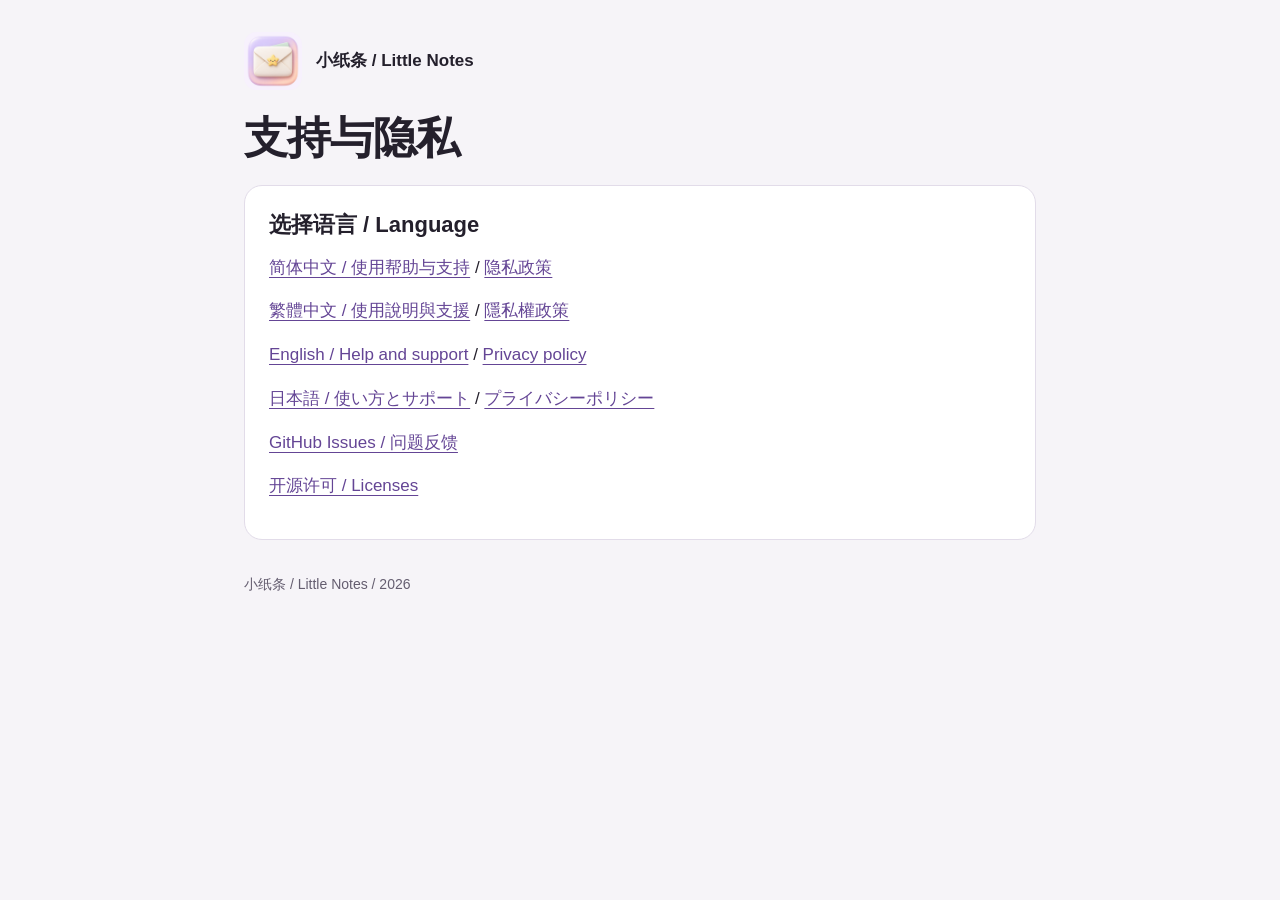
<file: index.html>
<!doctype html><html lang="zh-Hans"><head><meta charset="utf-8"><meta name="viewport" content="width=device-width,initial-scale=1"><title>小纸条 / 支持与隐私</title><link rel="stylesheet" href="style.css"></head><body><main><div class="brand"><img src="icon.png" alt="" width="58" height="58"><span>小纸条 / Little Notes</span></div><h1>支持与隐私</h1><section><h2>选择语言 / Language</h2><p><a href="support-zh-Hans.html">简体中文 / 使用帮助与支持</a> / <a href="privacy-zh-Hans.html">隐私政策</a></p><p><a href="support-zh-Hant.html">繁體中文 / 使用說明與支援</a> / <a href="privacy-zh-Hant.html">隱私權政策</a></p><p><a href="support-en.html">English / Help and support</a> / <a href="privacy-en.html">Privacy policy</a></p><p><a href="support-ja.html">日本語 / 使い方とサポート</a> / <a href="privacy-ja.html">プライバシーポリシー</a></p><p><a href="https://github.com/mrckl-md/little-notes-support/issues">GitHub Issues / 问题反馈</a></p><p><a href="licenses.html">开源许可 / Licenses</a></p></section><footer>小纸条 / Little Notes / 2026</footer></main></body></html>
</file>
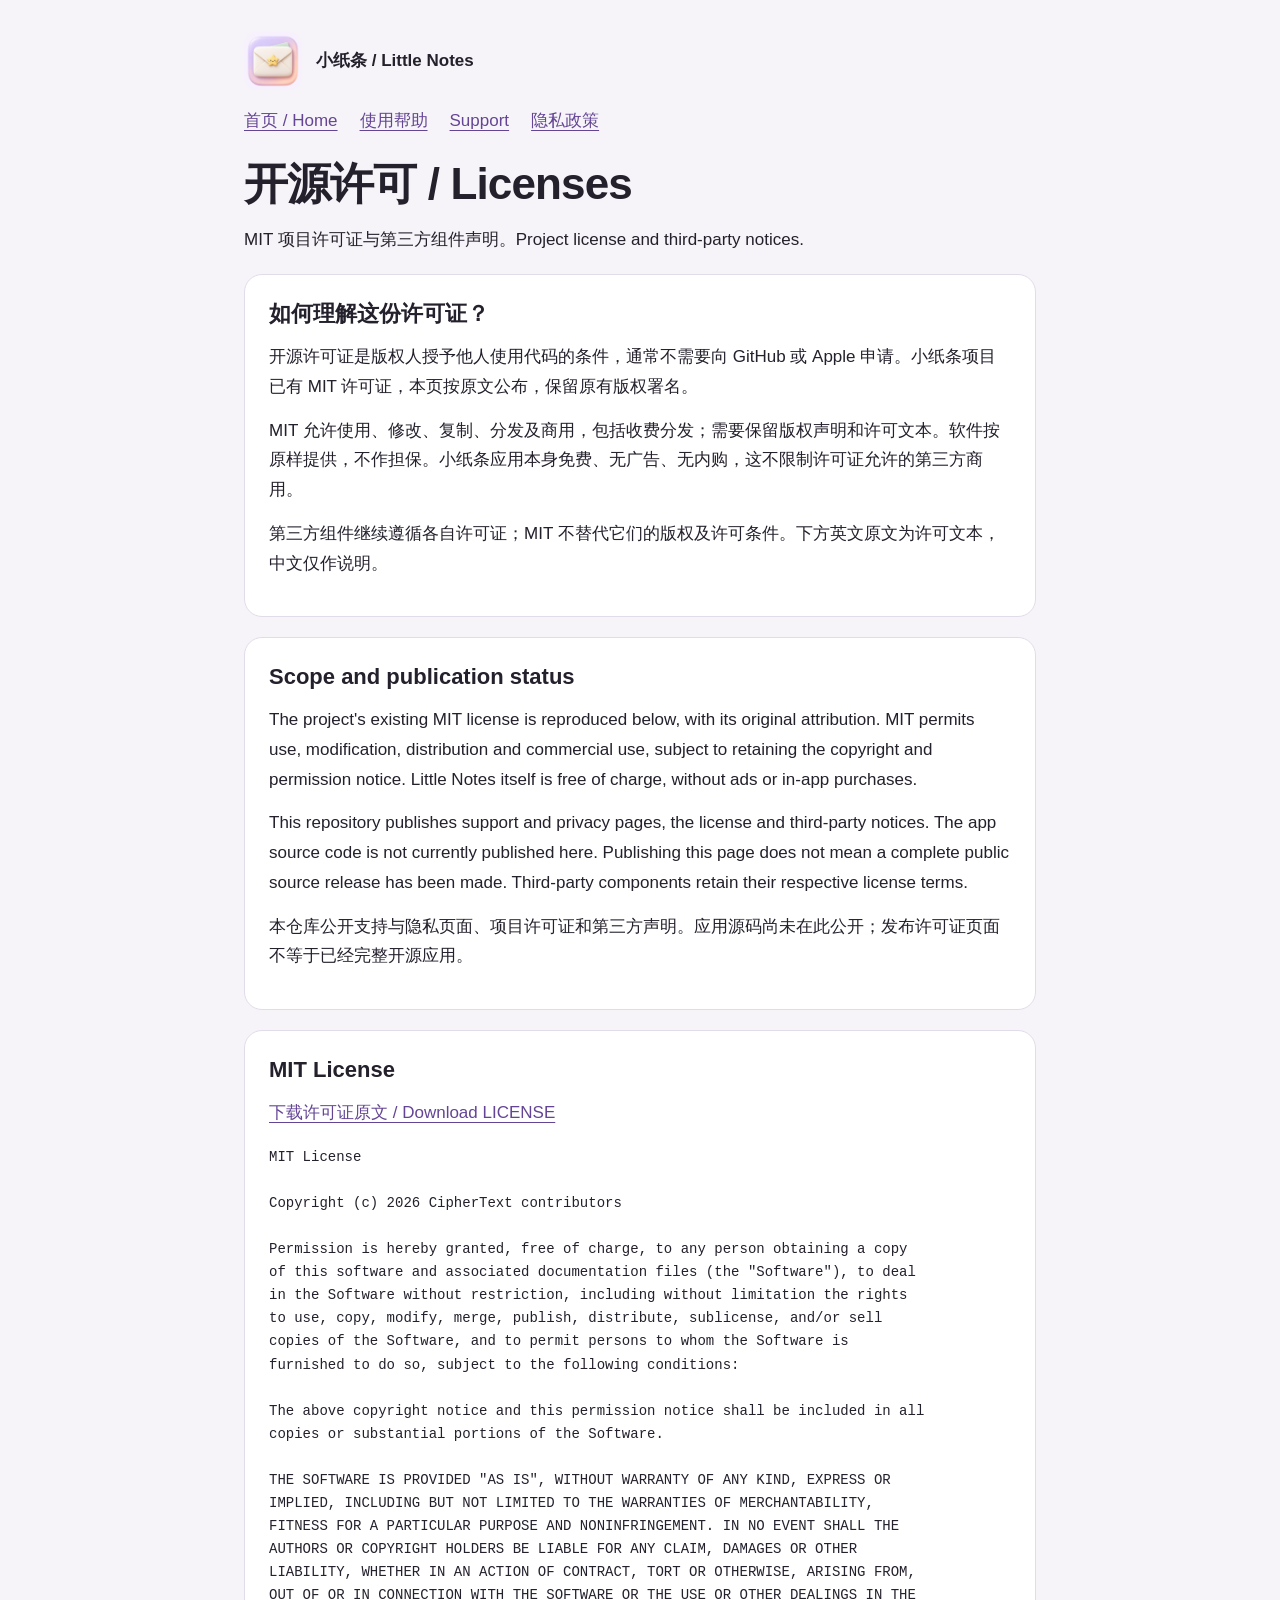
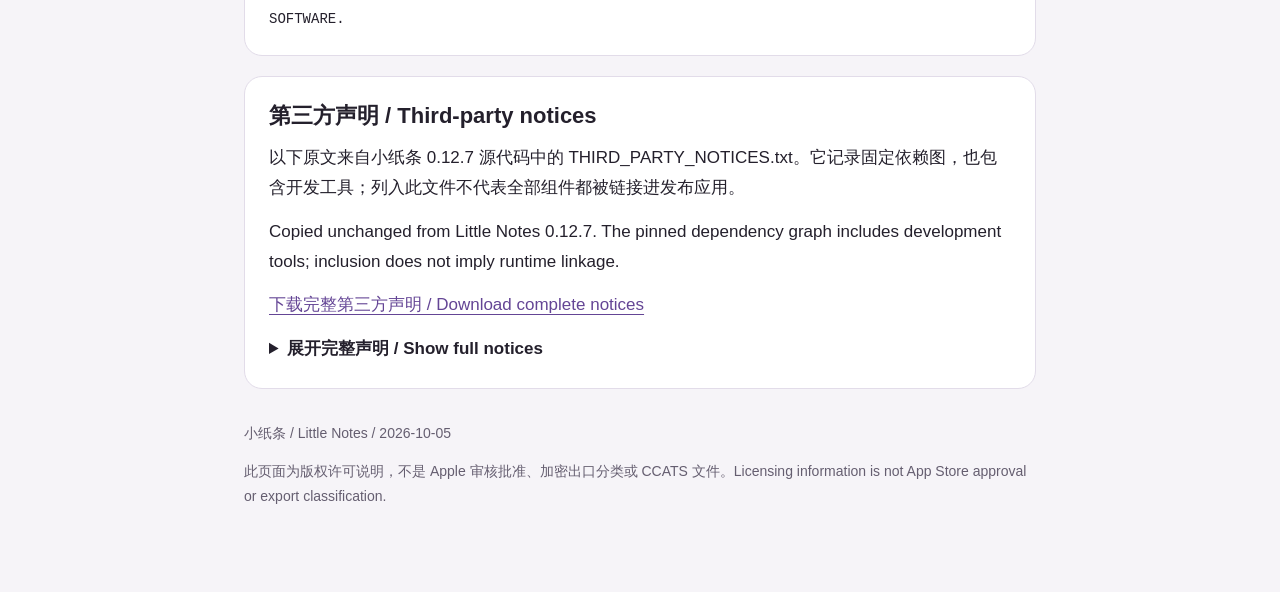
<file: licenses.html>
<!doctype html>
<html lang="zh-Hans"><head><meta charset="utf-8"><meta name="viewport" content="width=device-width,initial-scale=1"><meta name="description" content="小纸条的 MIT 许可证与第三方开源声明。Little Notes MIT license and third-party notices."><title>开源许可 / Licenses / 小纸条</title><link rel="stylesheet" href="style.css"></head>
<body><main><header><div class="brand"><img src="icon.png" alt="" width="58" height="58"><span>小纸条 / Little Notes</span></div><nav aria-label="Navigation"><a href="index.html">首页 / Home</a><a href="support-zh-Hans.html">使用帮助</a><a href="support-en.html" lang="en">Support</a><a href="privacy-zh-Hans.html">隐私政策</a></nav><h1>开源许可 <span lang="en">/ Licenses</span></h1><p>MIT 项目许可证与第三方组件声明。<span lang="en">Project license and third-party notices.</span></p></header>
<section><h2>如何理解这份许可证？</h2><p>开源许可证是版权人授予他人使用代码的条件，通常不需要向 GitHub 或 Apple 申请。小纸条项目已有 MIT 许可证，本页按原文公布，保留原有版权署名。</p><p>MIT 允许使用、修改、复制、分发及商用，包括收费分发；需要保留版权声明和许可文本。软件按原样提供，不作担保。小纸条应用本身免费、无广告、无内购，这不限制许可证允许的第三方商用。</p><p>第三方组件继续遵循各自许可证；MIT 不替代它们的版权及许可条件。下方英文原文为许可文本，中文仅作说明。</p></section>
<section lang="en"><h2>Scope and publication status</h2><p>The project's existing MIT license is reproduced below, with its original attribution. MIT permits use, modification, distribution and commercial use, subject to retaining the copyright and permission notice. Little Notes itself is free of charge, without ads or in-app purchases.</p><p>This repository publishes support and privacy pages, the license and third-party notices. The app source code is not currently published here. Publishing this page does not mean a complete public source release has been made. Third-party components retain their respective license terms.</p><p>本仓库公开支持与隐私页面、项目许可证和第三方声明。应用源码尚未在此公开；发布许可证页面不等于已经完整开源应用。</p></section>
<section><h2>MIT License</h2><p><a href="LICENSE" download>下载许可证原文 / Download LICENSE</a></p><pre class="license-text">MIT License

Copyright (c) 2026 CipherText contributors

Permission is hereby granted, free of charge, to any person obtaining a copy
of this software and associated documentation files (the &quot;Software&quot;), to deal
in the Software without restriction, including without limitation the rights
to use, copy, modify, merge, publish, distribute, sublicense, and/or sell
copies of the Software, and to permit persons to whom the Software is
furnished to do so, subject to the following conditions:

The above copyright notice and this permission notice shall be included in all
copies or substantial portions of the Software.

THE SOFTWARE IS PROVIDED &quot;AS IS&quot;, WITHOUT WARRANTY OF ANY KIND, EXPRESS OR
IMPLIED, INCLUDING BUT NOT LIMITED TO THE WARRANTIES OF MERCHANTABILITY,
FITNESS FOR A PARTICULAR PURPOSE AND NONINFRINGEMENT. IN NO EVENT SHALL THE
AUTHORS OR COPYRIGHT HOLDERS BE LIABLE FOR ANY CLAIM, DAMAGES OR OTHER
LIABILITY, WHETHER IN AN ACTION OF CONTRACT, TORT OR OTHERWISE, ARISING FROM,
OUT OF OR IN CONNECTION WITH THE SOFTWARE OR THE USE OR OTHER DEALINGS IN THE
SOFTWARE.
</pre></section>
<section><h2>第三方声明 / Third-party notices</h2><p>以下原文来自小纸条 0.12.7 源代码中的 THIRD_PARTY_NOTICES.txt。它记录固定依赖图，也包含开发工具；列入此文件不代表全部组件都被链接进发布应用。</p><p lang="en">Copied unchanged from Little Notes 0.12.7. The pinned dependency graph includes development tools; inclusion does not imply runtime linkage.</p><p><a href="THIRD_PARTY_NOTICES.txt" download>下载完整第三方声明 / Download complete notices</a></p><details><summary>展开完整声明 / Show full notices</summary><pre class="license-text">Pinned module graph including developer tools; inclusion does not mean runtime linkage.

--- c2sp.org/CCTV/age v0.0.0-20260829155415-4448f2097b2d ---


The vectors in the `testdata` folder and the files in this top-level directory
are available under the terms of the
[Zero-Clause BSD](https://opensource.org/licenses/0BSD) (reproduced below),
[CC0 1.0](https://creativecommons.org/publicdomain/zero/1.0/), or
[Unlicense](https://unlicense.org/) license, to your choice.

Copyright (c) 2022 The age Authors

Permission to use, copy, modify, and/or distribute this software for any purpose
with or without fee is hereby granted.

**The software is provided &quot;as is&quot; and the author disclaims all warranties with
regard to this software including all implied warranties of merchantability and
fitness. In no event shall the author be liable for any special, direct,
indirect, or consequential damages or any damages whatsoever resulting from loss
of use, data or profits, whether in an action of contract, negligence or other
tortious action, arising out of or in connection with the use or performance of
this software.**

--- filippo.io/age v1.3.2 ---
Copyright 2019 The age Authors
Copyright 2019 Google LLC
Copyright 2022 Filippo Valsorda

Redistribution and use in source and binary forms, with or without
modification, are permitted provided that the following conditions are
met:

   * Redistributions of source code must retain the above copyright
notice, this list of conditions and the following disclaimer.
   * Redistributions in binary form must reproduce the above
copyright notice, this list of conditions and the following disclaimer
in the documentation and/or other materials provided with the
distribution.
   * Neither the name of the age project nor the names of its
contributors may be used to endorse or promote products derived from
this software without specific prior written permission.

THIS SOFTWARE IS PROVIDED BY THE COPYRIGHT HOLDERS AND CONTRIBUTORS
&quot;AS IS&quot; AND ANY EXPRESS OR IMPLIED WARRANTIES, INCLUDING, BUT NOT
LIMITED TO, THE IMPLIED WARRANTIES OF MERCHANTABILITY AND FITNESS FOR
A PARTICULAR PURPOSE ARE DISCLAIMED. IN NO EVENT SHALL THE COPYRIGHT
OWNER OR CONTRIBUTORS BE LIABLE FOR ANY DIRECT, INDIRECT, INCIDENTAL,
SPECIAL, EXEMPLARY, OR CONSEQUENTIAL DAMAGES (INCLUDING, BUT NOT
LIMITED TO, PROCUREMENT OF SUBSTITUTE GOODS OR SERVICES; LOSS OF USE,
DATA, OR PROFITS; OR BUSINESS INTERRUPTION) HOWEVER CAUSED AND ON ANY
THEORY OF LIABILITY, WHETHER IN CONTRACT, STRICT LIABILITY, OR TORT
(INCLUDING NEGLIGENCE OR OTHERWISE) ARISING IN ANY WAY OUT OF THE USE
OF THIS SOFTWARE, EVEN IF ADVISED OF THE POSSIBILITY OF SUCH DAMAGE.

--- filippo.io/edwards25519 v1.2.0 ---
Copyright (c) 2009 The Go Authors. All rights reserved.

Redistribution and use in source and binary forms, with or without
modification, are permitted provided that the following conditions are
met:

   * Redistributions of source code must retain the above copyright
notice, this list of conditions and the following disclaimer.
   * Redistributions in binary form must reproduce the above
copyright notice, this list of conditions and the following disclaimer
in the documentation and/or other materials provided with the
distribution.
   * Neither the name of Google Inc. nor the names of its
contributors may be used to endorse or promote products derived from
this software without specific prior written permission.

THIS SOFTWARE IS PROVIDED BY THE COPYRIGHT HOLDERS AND CONTRIBUTORS
&quot;AS IS&quot; AND ANY EXPRESS OR IMPLIED WARRANTIES, INCLUDING, BUT NOT
LIMITED TO, THE IMPLIED WARRANTIES OF MERCHANTABILITY AND FITNESS FOR
A PARTICULAR PURPOSE ARE DISCLAIMED. IN NO EVENT SHALL THE COPYRIGHT
OWNER OR CONTRIBUTORS BE LIABLE FOR ANY DIRECT, INDIRECT, INCIDENTAL,
SPECIAL, EXEMPLARY, OR CONSEQUENTIAL DAMAGES (INCLUDING, BUT NOT
LIMITED TO, PROCUREMENT OF SUBSTITUTE GOODS OR SERVICES; LOSS OF USE,
DATA, OR PROFITS; OR BUSINESS INTERRUPTION) HOWEVER CAUSED AND ON ANY
THEORY OF LIABILITY, WHETHER IN CONTRACT, STRICT LIABILITY, OR TORT
(INCLUDING NEGLIGENCE OR OTHERWISE) ARISING IN ANY WAY OUT OF THE USE
OF THIS SOFTWARE, EVEN IF ADVISED OF THE POSSIBILITY OF SUCH DAMAGE.

--- filippo.io/hpke v0.4.0 ---
Copyright 2009 The Go Authors.

Redistribution and use in source and binary forms, with or without
modification, are permitted provided that the following conditions are
met:

   * Redistributions of source code must retain the above copyright
notice, this list of conditions and the following disclaimer.
   * Redistributions in binary form must reproduce the above
copyright notice, this list of conditions and the following disclaimer
in the documentation and/or other materials provided with the
distribution.
   * Neither the name of Google LLC nor the names of its
contributors may be used to endorse or promote products derived from
this software without specific prior written permission.

THIS SOFTWARE IS PROVIDED BY THE COPYRIGHT HOLDERS AND CONTRIBUTORS
&quot;AS IS&quot; AND ANY EXPRESS OR IMPLIED WARRANTIES, INCLUDING, BUT NOT
LIMITED TO, THE IMPLIED WARRANTIES OF MERCHANTABILITY AND FITNESS FOR
A PARTICULAR PURPOSE ARE DISCLAIMED. IN NO EVENT SHALL THE COPYRIGHT
OWNER OR CONTRIBUTORS BE LIABLE FOR ANY DIRECT, INDIRECT, INCIDENTAL,
SPECIAL, EXEMPLARY, OR CONSEQUENTIAL DAMAGES (INCLUDING, BUT NOT
LIMITED TO, PROCUREMENT OF SUBSTITUTE GOODS OR SERVICES; LOSS OF USE,
DATA, OR PROFITS; OR BUSINESS INTERRUPTION) HOWEVER CAUSED AND ON ANY
THEORY OF LIABILITY, WHETHER IN CONTRACT, STRICT LIABILITY, OR TORT
(INCLUDING NEGLIGENCE OR OTHERWISE) ARISING IN ANY WAY OUT OF THE USE
OF THIS SOFTWARE, EVEN IF ADVISED OF THE POSSIBILITY OF SUCH DAMAGE.

--- filippo.io/nistec v0.0.4 ---
Copyright 2009 The Go Authors.

Redistribution and use in source and binary forms, with or without
modification, are permitted provided that the following conditions are
met:

   * Redistributions of source code must retain the above copyright
notice, this list of conditions and the following disclaimer.
   * Redistributions in binary form must reproduce the above
copyright notice, this list of conditions and the following disclaimer
in the documentation and/or other materials provided with the
distribution.
   * Neither the name of Google LLC nor the names of its
contributors may be used to endorse or promote products derived from
this software without specific prior written permission.

THIS SOFTWARE IS PROVIDED BY THE COPYRIGHT HOLDERS AND CONTRIBUTORS
&quot;AS IS&quot; AND ANY EXPRESS OR IMPLIED WARRANTIES, INCLUDING, BUT NOT
LIMITED TO, THE IMPLIED WARRANTIES OF MERCHANTABILITY AND FITNESS FOR
A PARTICULAR PURPOSE ARE DISCLAIMED. IN NO EVENT SHALL THE COPYRIGHT
OWNER OR CONTRIBUTORS BE LIABLE FOR ANY DIRECT, INDIRECT, INCIDENTAL,
SPECIAL, EXEMPLARY, OR CONSEQUENTIAL DAMAGES (INCLUDING, BUT NOT
LIMITED TO, PROCUREMENT OF SUBSTITUTE GOODS OR SERVICES; LOSS OF USE,
DATA, OR PROFITS; OR BUSINESS INTERRUPTION) HOWEVER CAUSED AND ON ANY
THEORY OF LIABILITY, WHETHER IN CONTRACT, STRICT LIABILITY, OR TORT
(INCLUDING NEGLIGENCE OR OTHERWISE) ARISING IN ANY WAY OUT OF THE USE
OF THIS SOFTWARE, EVEN IF ADVISED OF THE POSSIBILITY OF SUCH DAMAGE.

--- github.com/google/go-cmp v0.6.0 ---
Copyright (c) 2017 The Go Authors. All rights reserved.

Redistribution and use in source and binary forms, with or without
modification, are permitted provided that the following conditions are
met:

   * Redistributions of source code must retain the above copyright
notice, this list of conditions and the following disclaimer.
   * Redistributions in binary form must reproduce the above
copyright notice, this list of conditions and the following disclaimer
in the documentation and/or other materials provided with the
distribution.
   * Neither the name of Google Inc. nor the names of its
contributors may be used to endorse or promote products derived from
this software without specific prior written permission.

THIS SOFTWARE IS PROVIDED BY THE COPYRIGHT HOLDERS AND CONTRIBUTORS
&quot;AS IS&quot; AND ANY EXPRESS OR IMPLIED WARRANTIES, INCLUDING, BUT NOT
LIMITED TO, THE IMPLIED WARRANTIES OF MERCHANTABILITY AND FITNESS FOR
A PARTICULAR PURPOSE ARE DISCLAIMED. IN NO EVENT SHALL THE COPYRIGHT
OWNER OR CONTRIBUTORS BE LIABLE FOR ANY DIRECT, INDIRECT, INCIDENTAL,
SPECIAL, EXEMPLARY, OR CONSEQUENTIAL DAMAGES (INCLUDING, BUT NOT
LIMITED TO, PROCUREMENT OF SUBSTITUTE GOODS OR SERVICES; LOSS OF USE,
DATA, OR PROFITS; OR BUSINESS INTERRUPTION) HOWEVER CAUSED AND ON ANY
THEORY OF LIABILITY, WHETHER IN CONTRACT, STRICT LIABILITY, OR TORT
(INCLUDING NEGLIGENCE OR OTHERWISE) ARISING IN ANY WAY OUT OF THE USE
OF THIS SOFTWARE, EVEN IF ADVISED OF THE POSSIBILITY OF SUCH DAMAGE.

--- github.com/rogpeppe/go-internal v1.16.0 ---
Copyright (c) 2018 The Go Authors. All rights reserved.

Redistribution and use in source and binary forms, with or without
modification, are permitted provided that the following conditions are
met:

   * Redistributions of source code must retain the above copyright
notice, this list of conditions and the following disclaimer.
   * Redistributions in binary form must reproduce the above
copyright notice, this list of conditions and the following disclaimer
in the documentation and/or other materials provided with the
distribution.
   * Neither the name of Google Inc. nor the names of its
contributors may be used to endorse or promote products derived from
this software without specific prior written permission.

THIS SOFTWARE IS PROVIDED BY THE COPYRIGHT HOLDERS AND CONTRIBUTORS
&quot;AS IS&quot; AND ANY EXPRESS OR IMPLIED WARRANTIES, INCLUDING, BUT NOT
LIMITED TO, THE IMPLIED WARRANTIES OF MERCHANTABILITY AND FITNESS FOR
A PARTICULAR PURPOSE ARE DISCLAIMED. IN NO EVENT SHALL THE COPYRIGHT
OWNER OR CONTRIBUTORS BE LIABLE FOR ANY DIRECT, INDIRECT, INCIDENTAL,
SPECIAL, EXEMPLARY, OR CONSEQUENTIAL DAMAGES (INCLUDING, BUT NOT
LIMITED TO, PROCUREMENT OF SUBSTITUTE GOODS OR SERVICES; LOSS OF USE,
DATA, OR PROFITS; OR BUSINESS INTERRUPTION) HOWEVER CAUSED AND ON ANY
THEORY OF LIABILITY, WHETHER IN CONTRACT, STRICT LIABILITY, OR TORT
(INCLUDING NEGLIGENCE OR OTHERWISE) ARISING IN ANY WAY OUT OF THE USE
OF THIS SOFTWARE, EVEN IF ADVISED OF THE POSSIBILITY OF SUCH DAMAGE.

--- github.com/yuin/goldmark v1.4.13 ---
MIT License

Copyright (c) 2019 Yusuke Inuzuka

Permission is hereby granted, free of charge, to any person obtaining a copy
of this software and associated documentation files (the &quot;Software&quot;), to deal
in the Software without restriction, including without limitation the rights
to use, copy, modify, merge, publish, distribute, sublicense, and/or sell
copies of the Software, and to permit persons to whom the Software is
furnished to do so, subject to the following conditions:

The above copyright notice and this permission notice shall be included in all
copies or substantial portions of the Software.

THE SOFTWARE IS PROVIDED &quot;AS IS&quot;, WITHOUT WARRANTY OF ANY KIND, EXPRESS OR
IMPLIED, INCLUDING BUT NOT LIMITED TO THE WARRANTIES OF MERCHANTABILITY,
FITNESS FOR A PARTICULAR PURPOSE AND NONINFRINGEMENT. IN NO EVENT SHALL THE
AUTHORS OR COPYRIGHT HOLDERS BE LIABLE FOR ANY CLAIM, DAMAGES OR OTHER
LIABILITY, WHETHER IN AN ACTION OF CONTRACT, TORT OR OTHERWISE, ARISING FROM,
OUT OF OR IN CONNECTION WITH THE SOFTWARE OR THE USE OR OTHER DEALINGS IN THE
SOFTWARE.

--- golang.org/x/crypto v0.56.0 ---
Copyright 2009 The Go Authors.

Redistribution and use in source and binary forms, with or without
modification, are permitted provided that the following conditions are
met:

   * Redistributions of source code must retain the above copyright
notice, this list of conditions and the following disclaimer.
   * Redistributions in binary form must reproduce the above
copyright notice, this list of conditions and the following disclaimer
in the documentation and/or other materials provided with the
distribution.
   * Neither the name of Google LLC nor the names of its
contributors may be used to endorse or promote products derived from
this software without specific prior written permission.

THIS SOFTWARE IS PROVIDED BY THE COPYRIGHT HOLDERS AND CONTRIBUTORS
&quot;AS IS&quot; AND ANY EXPRESS OR IMPLIED WARRANTIES, INCLUDING, BUT NOT
LIMITED TO, THE IMPLIED WARRANTIES OF MERCHANTABILITY AND FITNESS FOR
A PARTICULAR PURPOSE ARE DISCLAIMED. IN NO EVENT SHALL THE COPYRIGHT
OWNER OR CONTRIBUTORS BE LIABLE FOR ANY DIRECT, INDIRECT, INCIDENTAL,
SPECIAL, EXEMPLARY, OR CONSEQUENTIAL DAMAGES (INCLUDING, BUT NOT
LIMITED TO, PROCUREMENT OF SUBSTITUTE GOODS OR SERVICES; LOSS OF USE,
DATA, OR PROFITS; OR BUSINESS INTERRUPTION) HOWEVER CAUSED AND ON ANY
THEORY OF LIABILITY, WHETHER IN CONTRACT, STRICT LIABILITY, OR TORT
(INCLUDING NEGLIGENCE OR OTHERWISE) ARISING IN ANY WAY OUT OF THE USE
OF THIS SOFTWARE, EVEN IF ADVISED OF THE POSSIBILITY OF SUCH DAMAGE.

--- golang.org/x/exp/shiny v0.0.0-20260824195058-e88cd73687aa ---
Copyright 2009 The Go Authors.

Redistribution and use in source and binary forms, with or without
modification, are permitted provided that the following conditions are
met:

   * Redistributions of source code must retain the above copyright
notice, this list of conditions and the following disclaimer.
   * Redistributions in binary form must reproduce the above
copyright notice, this list of conditions and the following disclaimer
in the documentation and/or other materials provided with the
distribution.
   * Neither the name of Google LLC nor the names of its
contributors may be used to endorse or promote products derived from
this software without specific prior written permission.

THIS SOFTWARE IS PROVIDED BY THE COPYRIGHT HOLDERS AND CONTRIBUTORS
&quot;AS IS&quot; AND ANY EXPRESS OR IMPLIED WARRANTIES, INCLUDING, BUT NOT
LIMITED TO, THE IMPLIED WARRANTIES OF MERCHANTABILITY AND FITNESS FOR
A PARTICULAR PURPOSE ARE DISCLAIMED. IN NO EVENT SHALL THE COPYRIGHT
OWNER OR CONTRIBUTORS BE LIABLE FOR ANY DIRECT, INDIRECT, INCIDENTAL,
SPECIAL, EXEMPLARY, OR CONSEQUENTIAL DAMAGES (INCLUDING, BUT NOT
LIMITED TO, PROCUREMENT OF SUBSTITUTE GOODS OR SERVICES; LOSS OF USE,
DATA, OR PROFITS; OR BUSINESS INTERRUPTION) HOWEVER CAUSED AND ON ANY
THEORY OF LIABILITY, WHETHER IN CONTRACT, STRICT LIABILITY, OR TORT
(INCLUDING NEGLIGENCE OR OTHERWISE) ARISING IN ANY WAY OUT OF THE USE
OF THIS SOFTWARE, EVEN IF ADVISED OF THE POSSIBILITY OF SUCH DAMAGE.

--- golang.org/x/image v0.46.0 ---
Copyright 2009 The Go Authors.

Redistribution and use in source and binary forms, with or without
modification, are permitted provided that the following conditions are
met:

   * Redistributions of source code must retain the above copyright
notice, this list of conditions and the following disclaimer.
   * Redistributions in binary form must reproduce the above
copyright notice, this list of conditions and the following disclaimer
in the documentation and/or other materials provided with the
distribution.
   * Neither the name of Google LLC nor the names of its
contributors may be used to endorse or promote products derived from
this software without specific prior written permission.

THIS SOFTWARE IS PROVIDED BY THE COPYRIGHT HOLDERS AND CONTRIBUTORS
&quot;AS IS&quot; AND ANY EXPRESS OR IMPLIED WARRANTIES, INCLUDING, BUT NOT
LIMITED TO, THE IMPLIED WARRANTIES OF MERCHANTABILITY AND FITNESS FOR
A PARTICULAR PURPOSE ARE DISCLAIMED. IN NO EVENT SHALL THE COPYRIGHT
OWNER OR CONTRIBUTORS BE LIABLE FOR ANY DIRECT, INDIRECT, INCIDENTAL,
SPECIAL, EXEMPLARY, OR CONSEQUENTIAL DAMAGES (INCLUDING, BUT NOT
LIMITED TO, PROCUREMENT OF SUBSTITUTE GOODS OR SERVICES; LOSS OF USE,
DATA, OR PROFITS; OR BUSINESS INTERRUPTION) HOWEVER CAUSED AND ON ANY
THEORY OF LIABILITY, WHETHER IN CONTRACT, STRICT LIABILITY, OR TORT
(INCLUDING NEGLIGENCE OR OTHERWISE) ARISING IN ANY WAY OUT OF THE USE
OF THIS SOFTWARE, EVEN IF ADVISED OF THE POSSIBILITY OF SUCH DAMAGE.

--- golang.org/x/mobile v0.0.0-20260908204917-8b95e45f8d3e ---
Copyright 2009 The Go Authors.

Redistribution and use in source and binary forms, with or without
modification, are permitted provided that the following conditions are
met:

   * Redistributions of source code must retain the above copyright
notice, this list of conditions and the following disclaimer.
   * Redistributions in binary form must reproduce the above
copyright notice, this list of conditions and the following disclaimer
in the documentation and/or other materials provided with the
distribution.
   * Neither the name of Google LLC nor the names of its
contributors may be used to endorse or promote products derived from
this software without specific prior written permission.

THIS SOFTWARE IS PROVIDED BY THE COPYRIGHT HOLDERS AND CONTRIBUTORS
&quot;AS IS&quot; AND ANY EXPRESS OR IMPLIED WARRANTIES, INCLUDING, BUT NOT
LIMITED TO, THE IMPLIED WARRANTIES OF MERCHANTABILITY AND FITNESS FOR
A PARTICULAR PURPOSE ARE DISCLAIMED. IN NO EVENT SHALL THE COPYRIGHT
OWNER OR CONTRIBUTORS BE LIABLE FOR ANY DIRECT, INDIRECT, INCIDENTAL,
SPECIAL, EXEMPLARY, OR CONSEQUENTIAL DAMAGES (INCLUDING, BUT NOT
LIMITED TO, PROCUREMENT OF SUBSTITUTE GOODS OR SERVICES; LOSS OF USE,
DATA, OR PROFITS; OR BUSINESS INTERRUPTION) HOWEVER CAUSED AND ON ANY
THEORY OF LIABILITY, WHETHER IN CONTRACT, STRICT LIABILITY, OR TORT
(INCLUDING NEGLIGENCE OR OTHERWISE) ARISING IN ANY WAY OUT OF THE USE
OF THIS SOFTWARE, EVEN IF ADVISED OF THE POSSIBILITY OF SUCH DAMAGE.

--- golang.org/x/mod v0.41.0 ---
Copyright 2009 The Go Authors.

Redistribution and use in source and binary forms, with or without
modification, are permitted provided that the following conditions are
met:

   * Redistributions of source code must retain the above copyright
notice, this list of conditions and the following disclaimer.
   * Redistributions in binary form must reproduce the above
copyright notice, this list of conditions and the following disclaimer
in the documentation and/or other materials provided with the
distribution.
   * Neither the name of Google LLC nor the names of its
contributors may be used to endorse or promote products derived from
this software without specific prior written permission.

THIS SOFTWARE IS PROVIDED BY THE COPYRIGHT HOLDERS AND CONTRIBUTORS
&quot;AS IS&quot; AND ANY EXPRESS OR IMPLIED WARRANTIES, INCLUDING, BUT NOT
LIMITED TO, THE IMPLIED WARRANTIES OF MERCHANTABILITY AND FITNESS FOR
A PARTICULAR PURPOSE ARE DISCLAIMED. IN NO EVENT SHALL THE COPYRIGHT
OWNER OR CONTRIBUTORS BE LIABLE FOR ANY DIRECT, INDIRECT, INCIDENTAL,
SPECIAL, EXEMPLARY, OR CONSEQUENTIAL DAMAGES (INCLUDING, BUT NOT
LIMITED TO, PROCUREMENT OF SUBSTITUTE GOODS OR SERVICES; LOSS OF USE,
DATA, OR PROFITS; OR BUSINESS INTERRUPTION) HOWEVER CAUSED AND ON ANY
THEORY OF LIABILITY, WHETHER IN CONTRACT, STRICT LIABILITY, OR TORT
(INCLUDING NEGLIGENCE OR OTHERWISE) ARISING IN ANY WAY OUT OF THE USE
OF THIS SOFTWARE, EVEN IF ADVISED OF THE POSSIBILITY OF SUCH DAMAGE.

--- golang.org/x/net v0.59.0 ---
Copyright 2009 The Go Authors.

Redistribution and use in source and binary forms, with or without
modification, are permitted provided that the following conditions are
met:

   * Redistributions of source code must retain the above copyright
notice, this list of conditions and the following disclaimer.
   * Redistributions in binary form must reproduce the above
copyright notice, this list of conditions and the following disclaimer
in the documentation and/or other materials provided with the
distribution.
   * Neither the name of Google LLC nor the names of its
contributors may be used to endorse or promote products derived from
this software without specific prior written permission.

THIS SOFTWARE IS PROVIDED BY THE COPYRIGHT HOLDERS AND CONTRIBUTORS
&quot;AS IS&quot; AND ANY EXPRESS OR IMPLIED WARRANTIES, INCLUDING, BUT NOT
LIMITED TO, THE IMPLIED WARRANTIES OF MERCHANTABILITY AND FITNESS FOR
A PARTICULAR PURPOSE ARE DISCLAIMED. IN NO EVENT SHALL THE COPYRIGHT
OWNER OR CONTRIBUTORS BE LIABLE FOR ANY DIRECT, INDIRECT, INCIDENTAL,
SPECIAL, EXEMPLARY, OR CONSEQUENTIAL DAMAGES (INCLUDING, BUT NOT
LIMITED TO, PROCUREMENT OF SUBSTITUTE GOODS OR SERVICES; LOSS OF USE,
DATA, OR PROFITS; OR BUSINESS INTERRUPTION) HOWEVER CAUSED AND ON ANY
THEORY OF LIABILITY, WHETHER IN CONTRACT, STRICT LIABILITY, OR TORT
(INCLUDING NEGLIGENCE OR OTHERWISE) ARISING IN ANY WAY OUT OF THE USE
OF THIS SOFTWARE, EVEN IF ADVISED OF THE POSSIBILITY OF SUCH DAMAGE.

--- golang.org/x/sync v0.23.0 ---
Copyright 2009 The Go Authors.

Redistribution and use in source and binary forms, with or without
modification, are permitted provided that the following conditions are
met:

   * Redistributions of source code must retain the above copyright
notice, this list of conditions and the following disclaimer.
   * Redistributions in binary form must reproduce the above
copyright notice, this list of conditions and the following disclaimer
in the documentation and/or other materials provided with the
distribution.
   * Neither the name of Google LLC nor the names of its
contributors may be used to endorse or promote products derived from
this software without specific prior written permission.

THIS SOFTWARE IS PROVIDED BY THE COPYRIGHT HOLDERS AND CONTRIBUTORS
&quot;AS IS&quot; AND ANY EXPRESS OR IMPLIED WARRANTIES, INCLUDING, BUT NOT
LIMITED TO, THE IMPLIED WARRANTIES OF MERCHANTABILITY AND FITNESS FOR
A PARTICULAR PURPOSE ARE DISCLAIMED. IN NO EVENT SHALL THE COPYRIGHT
OWNER OR CONTRIBUTORS BE LIABLE FOR ANY DIRECT, INDIRECT, INCIDENTAL,
SPECIAL, EXEMPLARY, OR CONSEQUENTIAL DAMAGES (INCLUDING, BUT NOT
LIMITED TO, PROCUREMENT OF SUBSTITUTE GOODS OR SERVICES; LOSS OF USE,
DATA, OR PROFITS; OR BUSINESS INTERRUPTION) HOWEVER CAUSED AND ON ANY
THEORY OF LIABILITY, WHETHER IN CONTRACT, STRICT LIABILITY, OR TORT
(INCLUDING NEGLIGENCE OR OTHERWISE) ARISING IN ANY WAY OUT OF THE USE
OF THIS SOFTWARE, EVEN IF ADVISED OF THE POSSIBILITY OF SUCH DAMAGE.

--- golang.org/x/sys v0.48.0 ---
Copyright 2009 The Go Authors.

Redistribution and use in source and binary forms, with or without
modification, are permitted provided that the following conditions are
met:

   * Redistributions of source code must retain the above copyright
notice, this list of conditions and the following disclaimer.
   * Redistributions in binary form must reproduce the above
copyright notice, this list of conditions and the following disclaimer
in the documentation and/or other materials provided with the
distribution.
   * Neither the name of Google LLC nor the names of its
contributors may be used to endorse or promote products derived from
this software without specific prior written permission.

THIS SOFTWARE IS PROVIDED BY THE COPYRIGHT HOLDERS AND CONTRIBUTORS
&quot;AS IS&quot; AND ANY EXPRESS OR IMPLIED WARRANTIES, INCLUDING, BUT NOT
LIMITED TO, THE IMPLIED WARRANTIES OF MERCHANTABILITY AND FITNESS FOR
A PARTICULAR PURPOSE ARE DISCLAIMED. IN NO EVENT SHALL THE COPYRIGHT
OWNER OR CONTRIBUTORS BE LIABLE FOR ANY DIRECT, INDIRECT, INCIDENTAL,
SPECIAL, EXEMPLARY, OR CONSEQUENTIAL DAMAGES (INCLUDING, BUT NOT
LIMITED TO, PROCUREMENT OF SUBSTITUTE GOODS OR SERVICES; LOSS OF USE,
DATA, OR PROFITS; OR BUSINESS INTERRUPTION) HOWEVER CAUSED AND ON ANY
THEORY OF LIABILITY, WHETHER IN CONTRACT, STRICT LIABILITY, OR TORT
(INCLUDING NEGLIGENCE OR OTHERWISE) ARISING IN ANY WAY OUT OF THE USE
OF THIS SOFTWARE, EVEN IF ADVISED OF THE POSSIBILITY OF SUCH DAMAGE.

--- golang.org/x/telemetry v0.0.0-20260908163034-4bcc4b2ee518 ---
Copyright 2009 The Go Authors.

Redistribution and use in source and binary forms, with or without
modification, are permitted provided that the following conditions are
met:

   * Redistributions of source code must retain the above copyright
notice, this list of conditions and the following disclaimer.
   * Redistributions in binary form must reproduce the above
copyright notice, this list of conditions and the following disclaimer
in the documentation and/or other materials provided with the
distribution.
   * Neither the name of Google LLC nor the names of its
contributors may be used to endorse or promote products derived from
this software without specific prior written permission.

THIS SOFTWARE IS PROVIDED BY THE COPYRIGHT HOLDERS AND CONTRIBUTORS
&quot;AS IS&quot; AND ANY EXPRESS OR IMPLIED WARRANTIES, INCLUDING, BUT NOT
LIMITED TO, THE IMPLIED WARRANTIES OF MERCHANTABILITY AND FITNESS FOR
A PARTICULAR PURPOSE ARE DISCLAIMED. IN NO EVENT SHALL THE COPYRIGHT
OWNER OR CONTRIBUTORS BE LIABLE FOR ANY DIRECT, INDIRECT, INCIDENTAL,
SPECIAL, EXEMPLARY, OR CONSEQUENTIAL DAMAGES (INCLUDING, BUT NOT
LIMITED TO, PROCUREMENT OF SUBSTITUTE GOODS OR SERVICES; LOSS OF USE,
DATA, OR PROFITS; OR BUSINESS INTERRUPTION) HOWEVER CAUSED AND ON ANY
THEORY OF LIABILITY, WHETHER IN CONTRACT, STRICT LIABILITY, OR TORT
(INCLUDING NEGLIGENCE OR OTHERWISE) ARISING IN ANY WAY OUT OF THE USE
OF THIS SOFTWARE, EVEN IF ADVISED OF THE POSSIBILITY OF SUCH DAMAGE.

--- golang.org/x/term v0.45.0 ---
Copyright 2009 The Go Authors.

Redistribution and use in source and binary forms, with or without
modification, are permitted provided that the following conditions are
met:

   * Redistributions of source code must retain the above copyright
notice, this list of conditions and the following disclaimer.
   * Redistributions in binary form must reproduce the above
copyright notice, this list of conditions and the following disclaimer
in the documentation and/or other materials provided with the
distribution.
   * Neither the name of Google LLC nor the names of its
contributors may be used to endorse or promote products derived from
this software without specific prior written permission.

THIS SOFTWARE IS PROVIDED BY THE COPYRIGHT HOLDERS AND CONTRIBUTORS
&quot;AS IS&quot; AND ANY EXPRESS OR IMPLIED WARRANTIES, INCLUDING, BUT NOT
LIMITED TO, THE IMPLIED WARRANTIES OF MERCHANTABILITY AND FITNESS FOR
A PARTICULAR PURPOSE ARE DISCLAIMED. IN NO EVENT SHALL THE COPYRIGHT
OWNER OR CONTRIBUTORS BE LIABLE FOR ANY DIRECT, INDIRECT, INCIDENTAL,
SPECIAL, EXEMPLARY, OR CONSEQUENTIAL DAMAGES (INCLUDING, BUT NOT
LIMITED TO, PROCUREMENT OF SUBSTITUTE GOODS OR SERVICES; LOSS OF USE,
DATA, OR PROFITS; OR BUSINESS INTERRUPTION) HOWEVER CAUSED AND ON ANY
THEORY OF LIABILITY, WHETHER IN CONTRACT, STRICT LIABILITY, OR TORT
(INCLUDING NEGLIGENCE OR OTHERWISE) ARISING IN ANY WAY OUT OF THE USE
OF THIS SOFTWARE, EVEN IF ADVISED OF THE POSSIBILITY OF SUCH DAMAGE.

--- golang.org/x/text v0.41.0 ---
Copyright 2009 The Go Authors.

Redistribution and use in source and binary forms, with or without
modification, are permitted provided that the following conditions are
met:

   * Redistributions of source code must retain the above copyright
notice, this list of conditions and the following disclaimer.
   * Redistributions in binary form must reproduce the above
copyright notice, this list of conditions and the following disclaimer
in the documentation and/or other materials provided with the
distribution.
   * Neither the name of Google LLC nor the names of its
contributors may be used to endorse or promote products derived from
this software without specific prior written permission.

THIS SOFTWARE IS PROVIDED BY THE COPYRIGHT HOLDERS AND CONTRIBUTORS
&quot;AS IS&quot; AND ANY EXPRESS OR IMPLIED WARRANTIES, INCLUDING, BUT NOT
LIMITED TO, THE IMPLIED WARRANTIES OF MERCHANTABILITY AND FITNESS FOR
A PARTICULAR PURPOSE ARE DISCLAIMED. IN NO EVENT SHALL THE COPYRIGHT
OWNER OR CONTRIBUTORS BE LIABLE FOR ANY DIRECT, INDIRECT, INCIDENTAL,
SPECIAL, EXEMPLARY, OR CONSEQUENTIAL DAMAGES (INCLUDING, BUT NOT
LIMITED TO, PROCUREMENT OF SUBSTITUTE GOODS OR SERVICES; LOSS OF USE,
DATA, OR PROFITS; OR BUSINESS INTERRUPTION) HOWEVER CAUSED AND ON ANY
THEORY OF LIABILITY, WHETHER IN CONTRACT, STRICT LIABILITY, OR TORT
(INCLUDING NEGLIGENCE OR OTHERWISE) ARISING IN ANY WAY OUT OF THE USE
OF THIS SOFTWARE, EVEN IF ADVISED OF THE POSSIBILITY OF SUCH DAMAGE.

--- golang.org/x/tools v0.50.0 ---
Copyright 2009 The Go Authors.

Redistribution and use in source and binary forms, with or without
modification, are permitted provided that the following conditions are
met:

   * Redistributions of source code must retain the above copyright
notice, this list of conditions and the following disclaimer.
   * Redistributions in binary form must reproduce the above
copyright notice, this list of conditions and the following disclaimer
in the documentation and/or other materials provided with the
distribution.
   * Neither the name of Google LLC nor the names of its
contributors may be used to endorse or promote products derived from
this software without specific prior written permission.

THIS SOFTWARE IS PROVIDED BY THE COPYRIGHT HOLDERS AND CONTRIBUTORS
&quot;AS IS&quot; AND ANY EXPRESS OR IMPLIED WARRANTIES, INCLUDING, BUT NOT
LIMITED TO, THE IMPLIED WARRANTIES OF MERCHANTABILITY AND FITNESS FOR
A PARTICULAR PURPOSE ARE DISCLAIMED. IN NO EVENT SHALL THE COPYRIGHT
OWNER OR CONTRIBUTORS BE LIABLE FOR ANY DIRECT, INDIRECT, INCIDENTAL,
SPECIAL, EXEMPLARY, OR CONSEQUENTIAL DAMAGES (INCLUDING, BUT NOT
LIMITED TO, PROCUREMENT OF SUBSTITUTE GOODS OR SERVICES; LOSS OF USE,
DATA, OR PROFITS; OR BUSINESS INTERRUPTION) HOWEVER CAUSED AND ON ANY
THEORY OF LIABILITY, WHETHER IN CONTRACT, STRICT LIABILITY, OR TORT
(INCLUDING NEGLIGENCE OR OTHERWISE) ARISING IN ANY WAY OUT OF THE USE
OF THIS SOFTWARE, EVEN IF ADVISED OF THE POSSIBILITY OF SUCH DAMAGE.

--- golang.org/x/tools/go/expect v0.1.1-deprecated ---
Copyright 2009 The Go Authors.

Redistribution and use in source and binary forms, with or without
modification, are permitted provided that the following conditions are
met:

   * Redistributions of source code must retain the above copyright
notice, this list of conditions and the following disclaimer.
   * Redistributions in binary form must reproduce the above
copyright notice, this list of conditions and the following disclaimer
in the documentation and/or other materials provided with the
distribution.
   * Neither the name of Google LLC nor the names of its
contributors may be used to endorse or promote products derived from
this software without specific prior written permission.

THIS SOFTWARE IS PROVIDED BY THE COPYRIGHT HOLDERS AND CONTRIBUTORS
&quot;AS IS&quot; AND ANY EXPRESS OR IMPLIED WARRANTIES, INCLUDING, BUT NOT
LIMITED TO, THE IMPLIED WARRANTIES OF MERCHANTABILITY AND FITNESS FOR
A PARTICULAR PURPOSE ARE DISCLAIMED. IN NO EVENT SHALL THE COPYRIGHT
OWNER OR CONTRIBUTORS BE LIABLE FOR ANY DIRECT, INDIRECT, INCIDENTAL,
SPECIAL, EXEMPLARY, OR CONSEQUENTIAL DAMAGES (INCLUDING, BUT NOT
LIMITED TO, PROCUREMENT OF SUBSTITUTE GOODS OR SERVICES; LOSS OF USE,
DATA, OR PROFITS; OR BUSINESS INTERRUPTION) HOWEVER CAUSED AND ON ANY
THEORY OF LIABILITY, WHETHER IN CONTRACT, STRICT LIABILITY, OR TORT
(INCLUDING NEGLIGENCE OR OTHERWISE) ARISING IN ANY WAY OUT OF THE USE
OF THIS SOFTWARE, EVEN IF ADVISED OF THE POSSIBILITY OF SUCH DAMAGE.

--- golang.org/x/tools/go/packages/packagestest v0.1.1-deprecated ---
Copyright 2009 The Go Authors.

Redistribution and use in source and binary forms, with or without
modification, are permitted provided that the following conditions are
met:

   * Redistributions of source code must retain the above copyright
notice, this list of conditions and the following disclaimer.
   * Redistributions in binary form must reproduce the above
copyright notice, this list of conditions and the following disclaimer
in the documentation and/or other materials provided with the
distribution.
   * Neither the name of Google LLC nor the names of its
contributors may be used to endorse or promote products derived from
this software without specific prior written permission.

THIS SOFTWARE IS PROVIDED BY THE COPYRIGHT HOLDERS AND CONTRIBUTORS
&quot;AS IS&quot; AND ANY EXPRESS OR IMPLIED WARRANTIES, INCLUDING, BUT NOT
LIMITED TO, THE IMPLIED WARRANTIES OF MERCHANTABILITY AND FITNESS FOR
A PARTICULAR PURPOSE ARE DISCLAIMED. IN NO EVENT SHALL THE COPYRIGHT
OWNER OR CONTRIBUTORS BE LIABLE FOR ANY DIRECT, INDIRECT, INCIDENTAL,
SPECIAL, EXEMPLARY, OR CONSEQUENTIAL DAMAGES (INCLUDING, BUT NOT
LIMITED TO, PROCUREMENT OF SUBSTITUTE GOODS OR SERVICES; LOSS OF USE,
DATA, OR PROFITS; OR BUSINESS INTERRUPTION) HOWEVER CAUSED AND ON ANY
THEORY OF LIABILITY, WHETHER IN CONTRACT, STRICT LIABILITY, OR TORT
(INCLUDING NEGLIGENCE OR OTHERWISE) ARISING IN ANY WAY OUT OF THE USE
OF THIS SOFTWARE, EVEN IF ADVISED OF THE POSSIBILITY OF SUCH DAMAGE.
</pre></details></section>
<footer><p>小纸条 / Little Notes / 2026-10-05</p><p>此页面为版权许可说明，不是 Apple 审核批准、加密出口分类或 CCATS 文件。<span lang="en">Licensing information is not App Store approval or export classification.</span></p></footer></main></body></html>
</file>
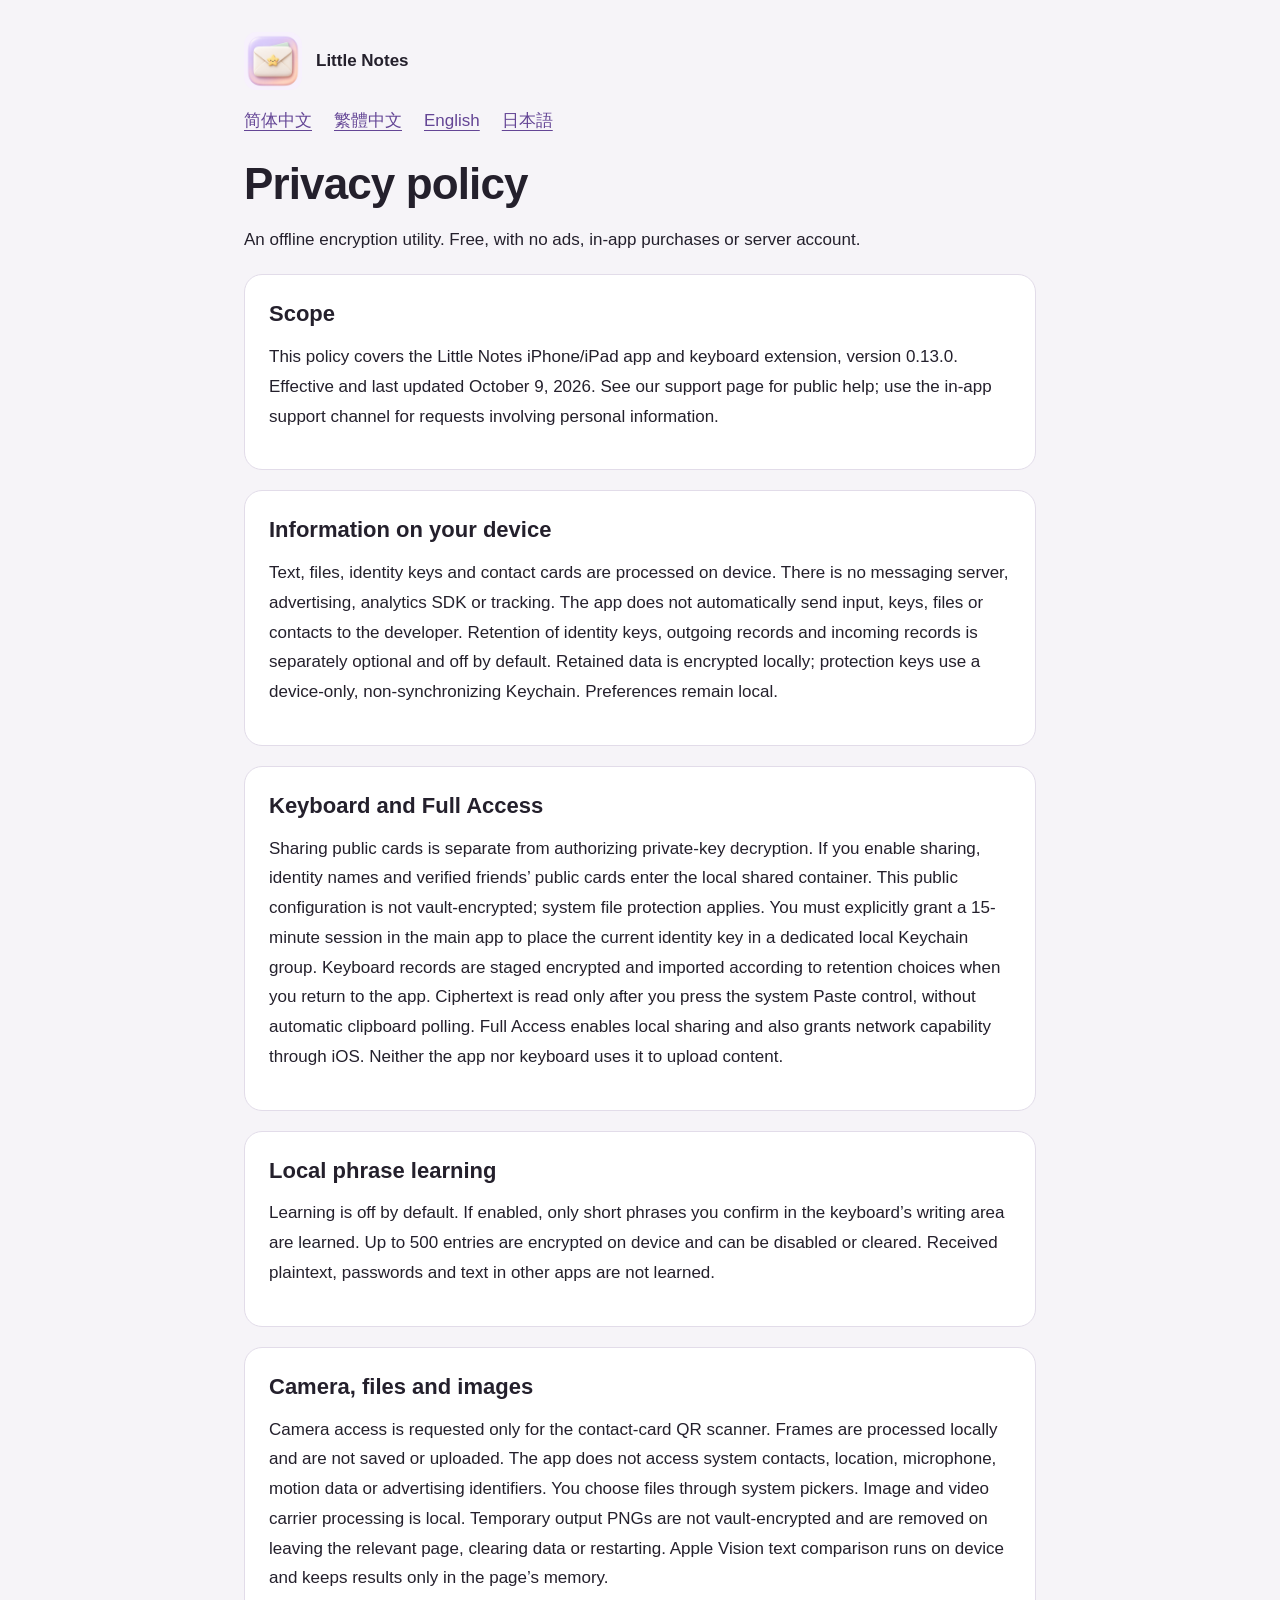
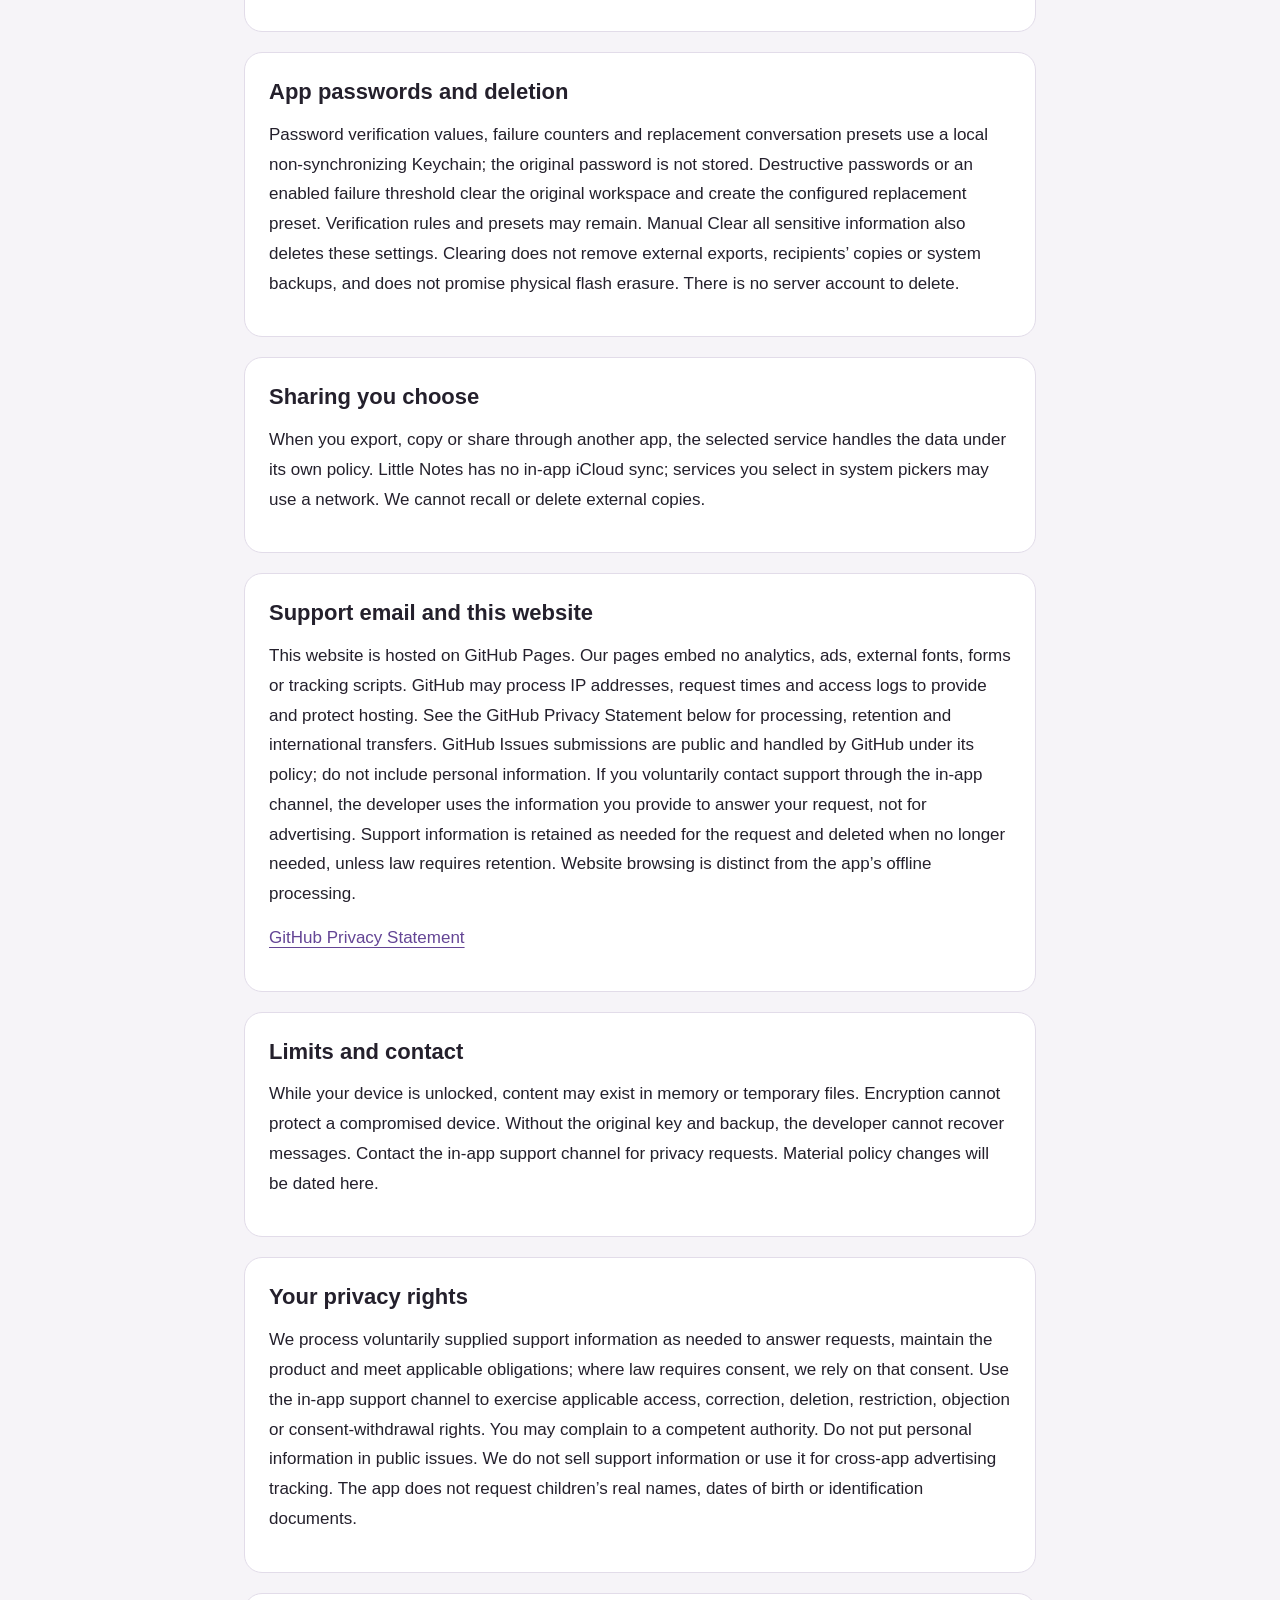
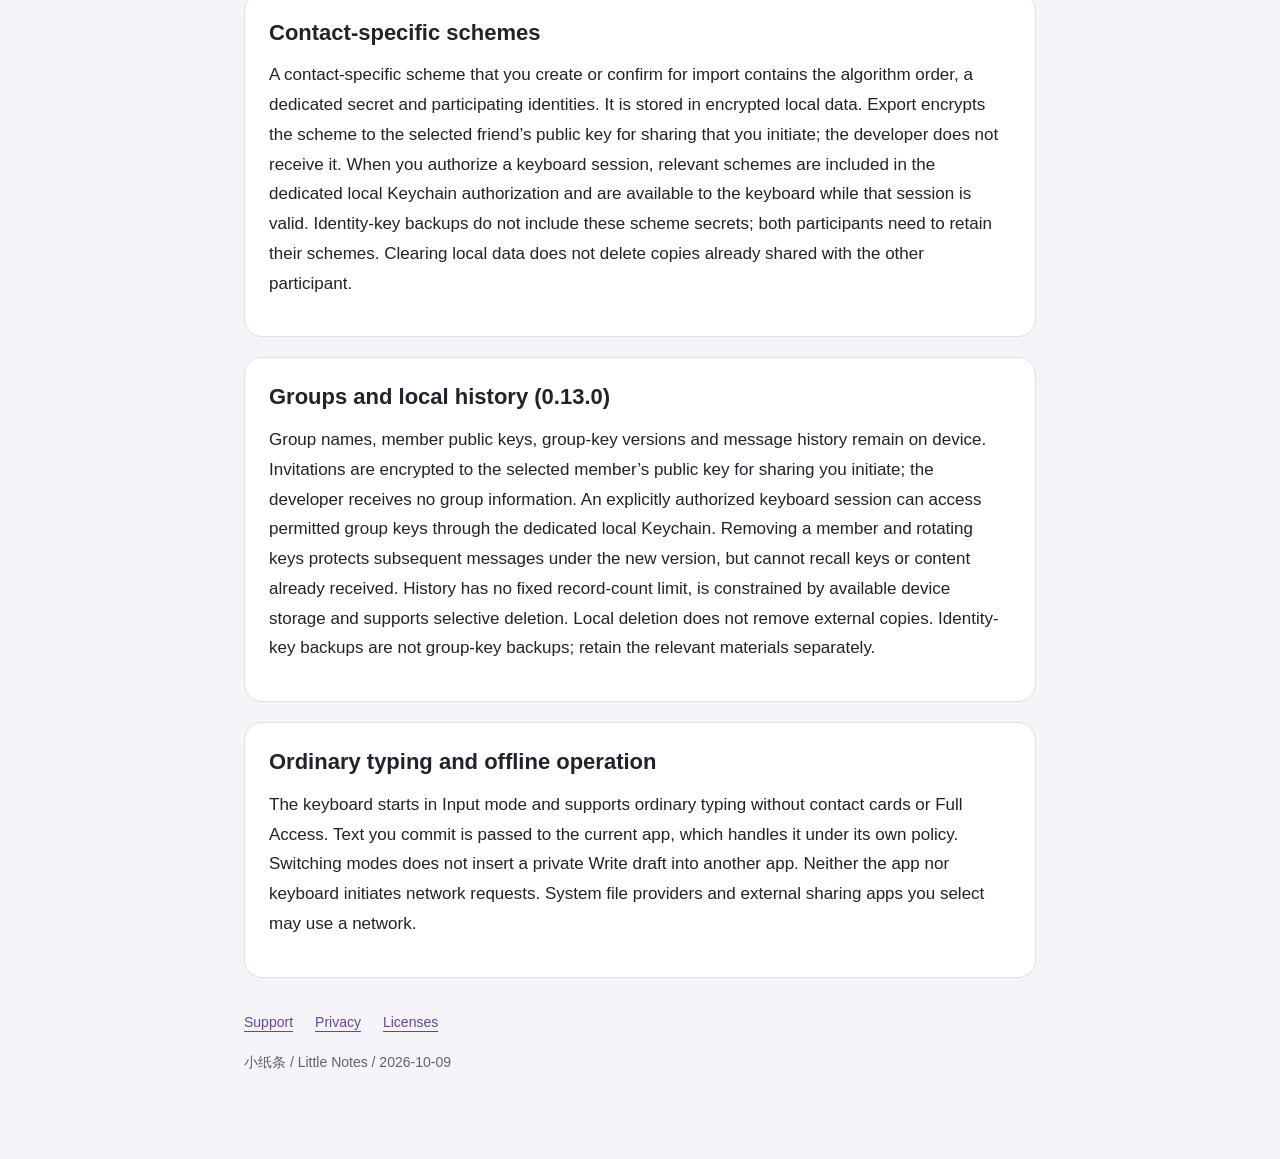
<file: privacy-en.html>
<!doctype html><html lang="en"><head><meta charset="utf-8"><meta name="viewport" content="width=device-width,initial-scale=1"><meta name="description" content="An offline encryption utility. Free, with no ads, in-app purchases or server account."><title>Privacy policy / Little Notes</title><link rel="stylesheet" href="style.css"></head><body><main><header><div class="brand"><img src="icon.png" alt="" width="58" height="58"><span>Little Notes</span></div><nav aria-label="Language"><a href="privacy-zh-Hans.html" lang="zh-Hans">简体中文</a><a href="privacy-zh-Hant.html" lang="zh-Hant">繁體中文</a><a href="privacy-en.html" lang="en" aria-current="page">English</a><a href="privacy-ja.html" lang="ja">日本語</a></nav><h1>Privacy policy</h1><p>An offline encryption utility. Free, with no ads, in-app purchases or server account.</p></header><section><h2>Scope</h2><p>This policy covers the Little Notes iPhone/iPad app and keyboard extension, version 0.13.0. Effective and last updated October 9, 2026. See our support page for public help; use the in-app support channel for requests involving personal information.</p></section><section><h2>Information on your device</h2><p>Text, files, identity keys and contact cards are processed on device. There is no messaging server, advertising, analytics SDK or tracking. The app does not automatically send input, keys, files or contacts to the developer. Retention of identity keys, outgoing records and incoming records is separately optional and off by default. Retained data is encrypted locally; protection keys use a device-only, non-synchronizing Keychain. Preferences remain local.</p></section><section><h2>Keyboard and Full Access</h2><p>Sharing public cards is separate from authorizing private-key decryption. If you enable sharing, identity names and verified friends’ public cards enter the local shared container. This public configuration is not vault-encrypted; system file protection applies. You must explicitly grant a 15-minute session in the main app to place the current identity key in a dedicated local Keychain group. Keyboard records are staged encrypted and imported according to retention choices when you return to the app. Ciphertext is read only after you press the system Paste control, without automatic clipboard polling. Full Access enables local sharing and also grants network capability through iOS. Neither the app nor keyboard uses it to upload content.</p></section><section><h2>Local phrase learning</h2><p>Learning is off by default. If enabled, only short phrases you confirm in the keyboard’s writing area are learned. Up to 500 entries are encrypted on device and can be disabled or cleared. Received plaintext, passwords and text in other apps are not learned.</p></section><section><h2>Camera, files and images</h2><p>Camera access is requested only for the contact-card QR scanner. Frames are processed locally and are not saved or uploaded. The app does not access system contacts, location, microphone, motion data or advertising identifiers. You choose files through system pickers. Image and video carrier processing is local. Temporary output PNGs are not vault-encrypted and are removed on leaving the relevant page, clearing data or restarting. Apple Vision text comparison runs on device and keeps results only in the page’s memory.</p></section><section><h2>App passwords and deletion</h2><p>Password verification values, failure counters and replacement conversation presets use a local non-synchronizing Keychain; the original password is not stored. Destructive passwords or an enabled failure threshold clear the original workspace and create the configured replacement preset. Verification rules and presets may remain. Manual Clear all sensitive information also deletes these settings. Clearing does not remove external exports, recipients’ copies or system backups, and does not promise physical flash erasure. There is no server account to delete.</p></section><section><h2>Sharing you choose</h2><p>When you export, copy or share through another app, the selected service handles the data under its own policy. Little Notes has no in-app iCloud sync; services you select in system pickers may use a network. We cannot recall or delete external copies.</p></section><section><h2>Support email and this website</h2><p>This website is hosted on GitHub Pages. Our pages embed no analytics, ads, external fonts, forms or tracking scripts. GitHub may process IP addresses, request times and access logs to provide and protect hosting. See the GitHub Privacy Statement below for processing, retention and international transfers. GitHub Issues submissions are public and handled by GitHub under its policy; do not include personal information. If you voluntarily contact support through the in-app channel, the developer uses the information you provide to answer your request, not for advertising. Support information is retained as needed for the request and deleted when no longer needed, unless law requires retention. Website browsing is distinct from the app’s offline processing.</p><p><a href="https://docs.github.com/en/site-policy/privacy-policies/github-general-privacy-statement">GitHub Privacy Statement</a></p></section><section><h2>Limits and contact</h2><p>While your device is unlocked, content may exist in memory or temporary files. Encryption cannot protect a compromised device. Without the original key and backup, the developer cannot recover messages. Contact the in-app support channel for privacy requests. Material policy changes will be dated here.</p></section><section><h2>Your privacy rights</h2><p>We process voluntarily supplied support information as needed to answer requests, maintain the product and meet applicable obligations; where law requires consent, we rely on that consent. Use the in-app support channel to exercise applicable access, correction, deletion, restriction, objection or consent-withdrawal rights. You may complain to a competent authority. Do not put personal information in public issues. We do not sell support information or use it for cross-app advertising tracking. The app does not request children’s real names, dates of birth or identification documents.</p></section><section><h2>Contact-specific schemes</h2><p>A contact-specific scheme that you create or confirm for import contains the algorithm order, a dedicated secret and participating identities. It is stored in encrypted local data. Export encrypts the scheme to the selected friend’s public key for sharing that you initiate; the developer does not receive it. When you authorize a keyboard session, relevant schemes are included in the dedicated local Keychain authorization and are available to the keyboard while that session is valid. Identity-key backups do not include these scheme secrets; both participants need to retain their schemes. Clearing local data does not delete copies already shared with the other participant.</p></section><section><h2>Groups and local history (0.13.0)</h2><p>Group names, member public keys, group-key versions and message history remain on device. Invitations are encrypted to the selected member’s public key for sharing you initiate; the developer receives no group information. An explicitly authorized keyboard session can access permitted group keys through the dedicated local Keychain. Removing a member and rotating keys protects subsequent messages under the new version, but cannot recall keys or content already received. History has no fixed record-count limit, is constrained by available device storage and supports selective deletion. Local deletion does not remove external copies. Identity-key backups are not group-key backups; retain the relevant materials separately.</p></section><section><h2>Ordinary typing and offline operation</h2><p>The keyboard starts in Input mode and supports ordinary typing without contact cards or Full Access. Text you commit is passed to the current app, which handles it under its own policy. Switching modes does not insert a private Write draft into another app. Neither the app nor keyboard initiates network requests. System file providers and external sharing apps you select may use a network.</p></section><footer><nav><a href="support-en.html">Support</a><a href="privacy-en.html">Privacy</a><a href="licenses.html">Licenses</a></nav><p>小纸条 / Little Notes / 2026-10-09</p></footer></main></body></html>
</file>
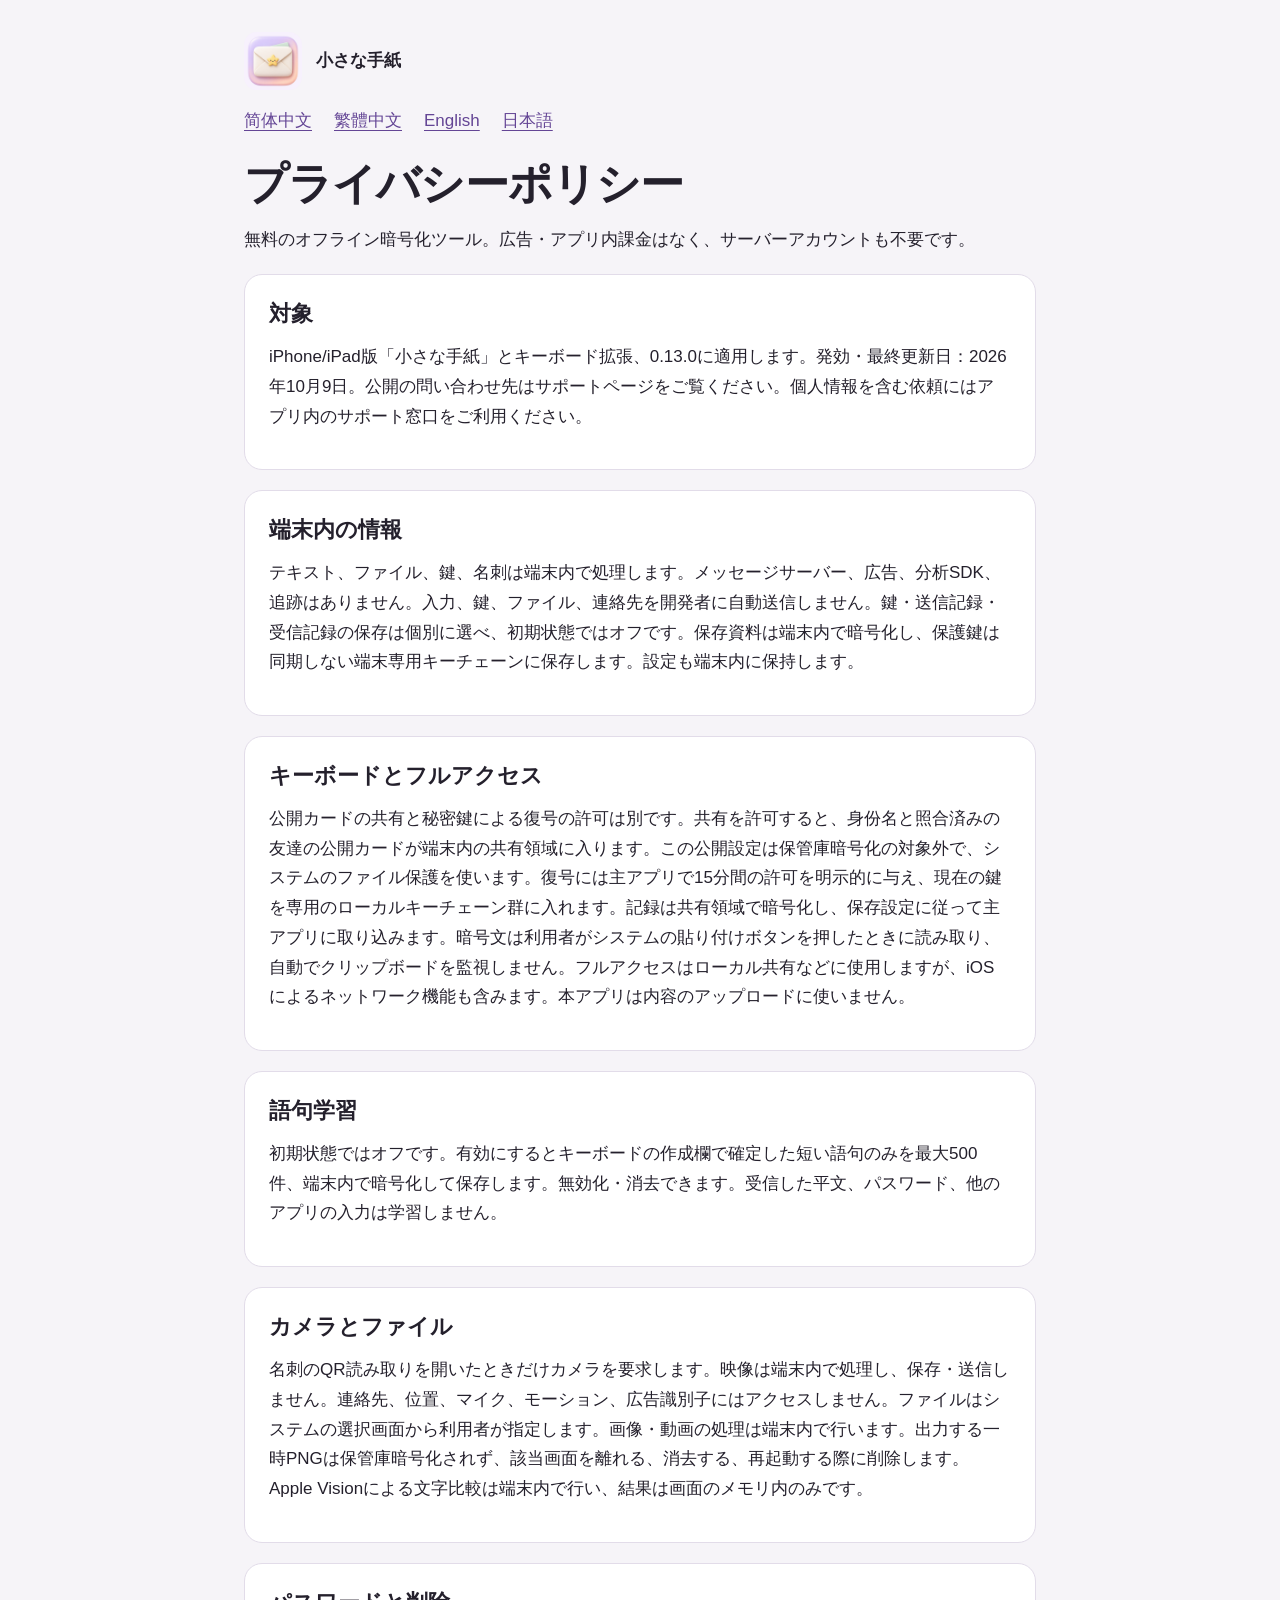
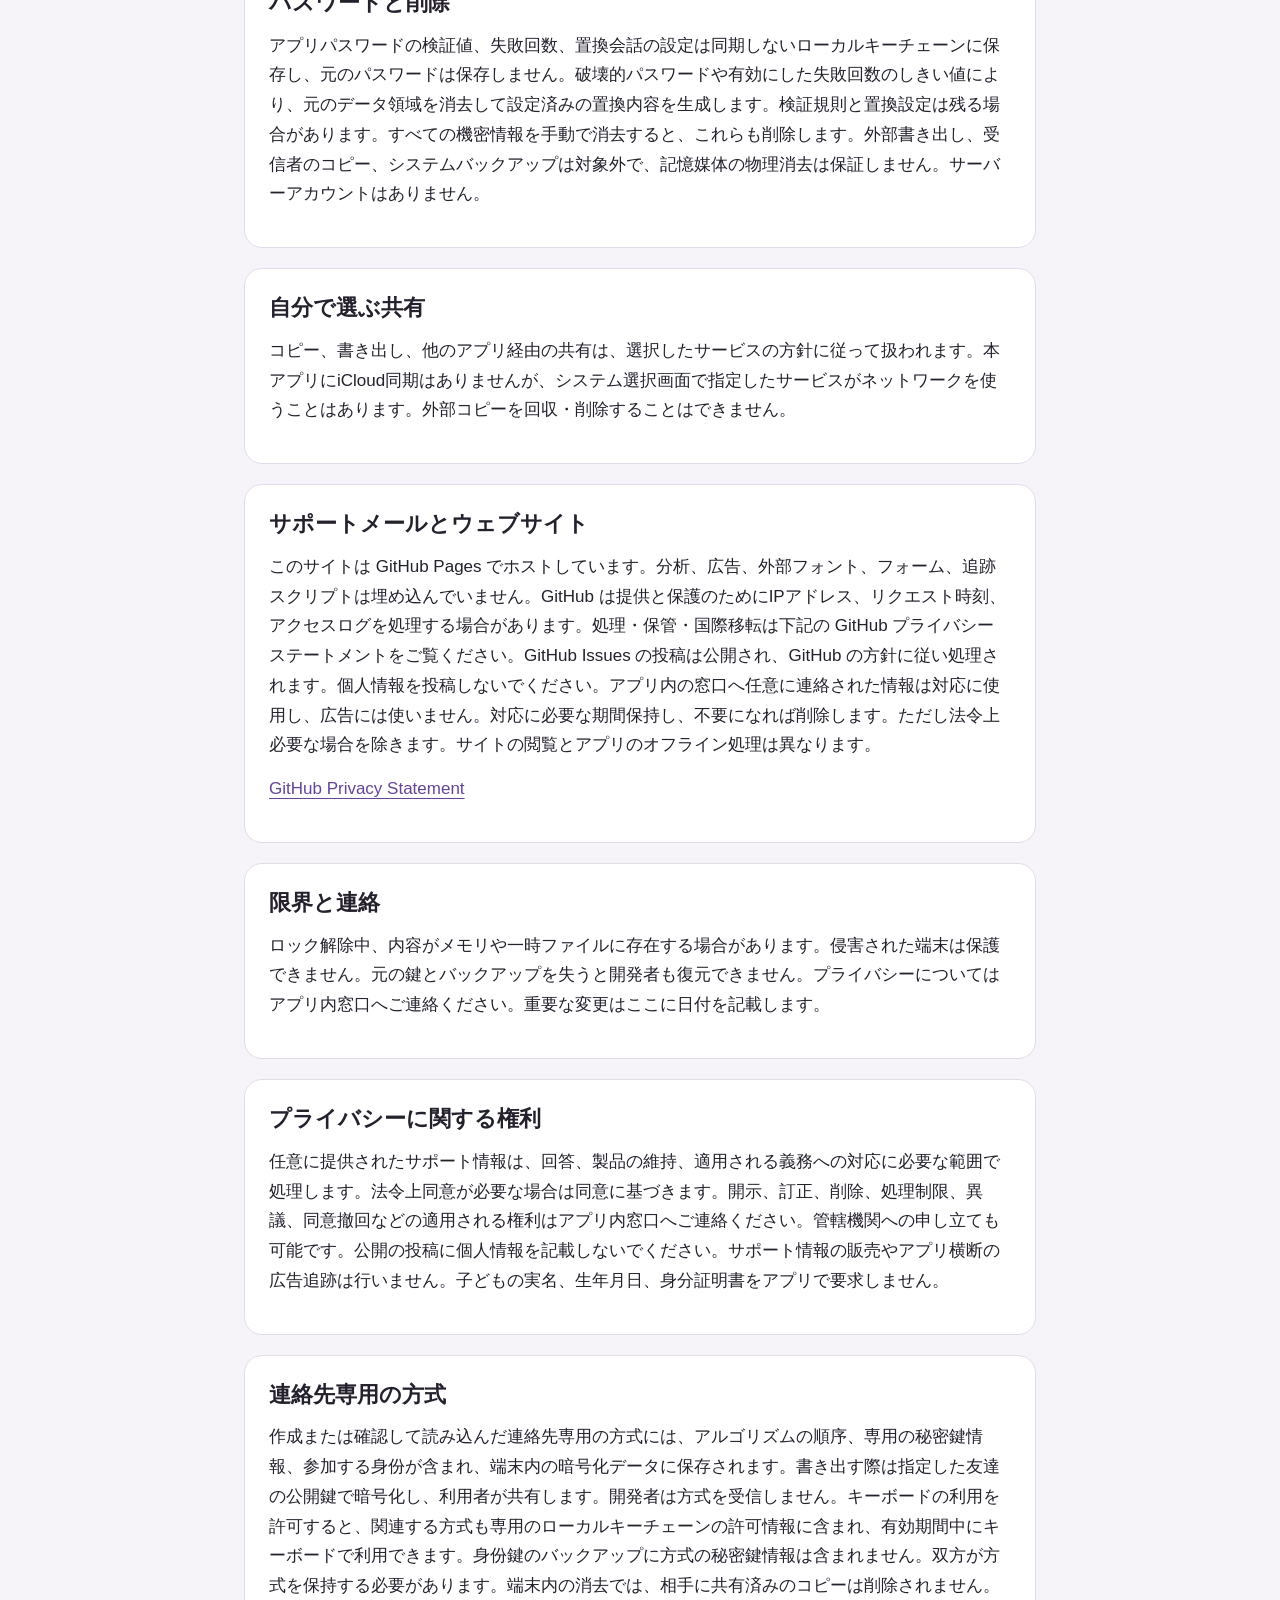
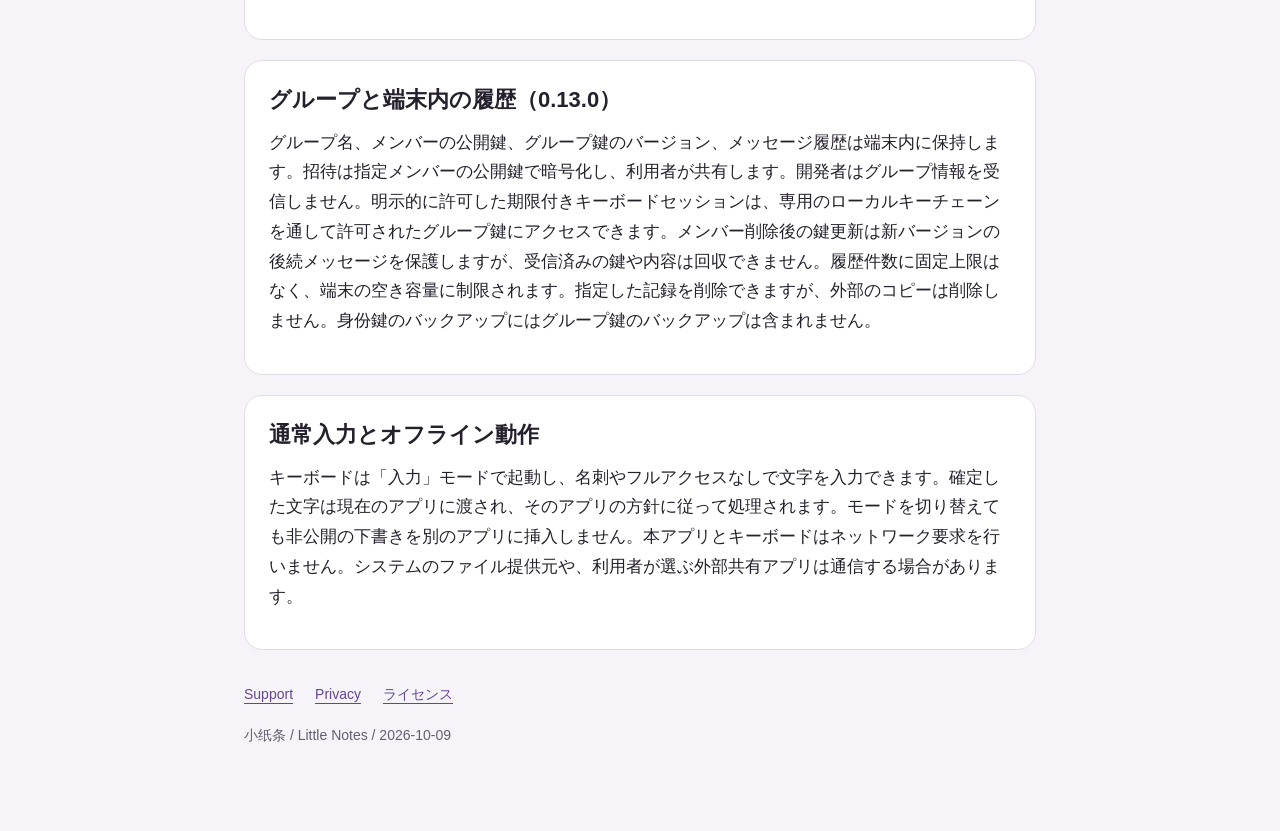
<file: privacy-ja.html>
<!doctype html><html lang="ja"><head><meta charset="utf-8"><meta name="viewport" content="width=device-width,initial-scale=1"><meta name="description" content="無料のオフライン暗号化ツール。広告・アプリ内課金はなく、サーバーアカウントも不要です。"><title>プライバシーポリシー / 小さな手紙</title><link rel="stylesheet" href="style.css"></head><body><main><header><div class="brand"><img src="icon.png" alt="" width="58" height="58"><span>小さな手紙</span></div><nav aria-label="Language"><a href="privacy-zh-Hans.html" lang="zh-Hans">简体中文</a><a href="privacy-zh-Hant.html" lang="zh-Hant">繁體中文</a><a href="privacy-en.html" lang="en">English</a><a href="privacy-ja.html" lang="ja" aria-current="page">日本語</a></nav><h1>プライバシーポリシー</h1><p>無料のオフライン暗号化ツール。広告・アプリ内課金はなく、サーバーアカウントも不要です。</p></header><section><h2>対象</h2><p>iPhone/iPad版「小さな手紙」とキーボード拡張、0.13.0に適用します。発効・最終更新日：2026年10月9日。公開の問い合わせ先はサポートページをご覧ください。個人情報を含む依頼にはアプリ内のサポート窓口をご利用ください。</p></section><section><h2>端末内の情報</h2><p>テキスト、ファイル、鍵、名刺は端末内で処理します。メッセージサーバー、広告、分析SDK、追跡はありません。入力、鍵、ファイル、連絡先を開発者に自動送信しません。鍵・送信記録・受信記録の保存は個別に選べ、初期状態ではオフです。保存資料は端末内で暗号化し、保護鍵は同期しない端末専用キーチェーンに保存します。設定も端末内に保持します。</p></section><section><h2>キーボードとフルアクセス</h2><p>公開カードの共有と秘密鍵による復号の許可は別です。共有を許可すると、身份名と照合済みの友達の公開カードが端末内の共有領域に入ります。この公開設定は保管庫暗号化の対象外で、システムのファイル保護を使います。復号には主アプリで15分間の許可を明示的に与え、現在の鍵を専用のローカルキーチェーン群に入れます。記録は共有領域で暗号化し、保存設定に従って主アプリに取り込みます。暗号文は利用者がシステムの貼り付けボタンを押したときに読み取り、自動でクリップボードを監視しません。フルアクセスはローカル共有などに使用しますが、iOSによるネットワーク機能も含みます。本アプリは内容のアップロードに使いません。</p></section><section><h2>語句学習</h2><p>初期状態ではオフです。有効にするとキーボードの作成欄で確定した短い語句のみを最大500件、端末内で暗号化して保存します。無効化・消去できます。受信した平文、パスワード、他のアプリの入力は学習しません。</p></section><section><h2>カメラとファイル</h2><p>名刺のQR読み取りを開いたときだけカメラを要求します。映像は端末内で処理し、保存・送信しません。連絡先、位置、マイク、モーション、広告識別子にはアクセスしません。ファイルはシステムの選択画面から利用者が指定します。画像・動画の処理は端末内で行います。出力する一時PNGは保管庫暗号化されず、該当画面を離れる、消去する、再起動する際に削除します。Apple Visionによる文字比較は端末内で行い、結果は画面のメモリ内のみです。</p></section><section><h2>パスワードと削除</h2><p>アプリパスワードの検証値、失敗回数、置換会話の設定は同期しないローカルキーチェーンに保存し、元のパスワードは保存しません。破壊的パスワードや有効にした失敗回数のしきい値により、元のデータ領域を消去して設定済みの置換内容を生成します。検証規則と置換設定は残る場合があります。すべての機密情報を手動で消去すると、これらも削除します。外部書き出し、受信者のコピー、システムバックアップは対象外で、記憶媒体の物理消去は保証しません。サーバーアカウントはありません。</p></section><section><h2>自分で選ぶ共有</h2><p>コピー、書き出し、他のアプリ経由の共有は、選択したサービスの方針に従って扱われます。本アプリにiCloud同期はありませんが、システム選択画面で指定したサービスがネットワークを使うことはあります。外部コピーを回収・削除することはできません。</p></section><section><h2>サポートメールとウェブサイト</h2><p>このサイトは GitHub Pages でホストしています。分析、広告、外部フォント、フォーム、追跡スクリプトは埋め込んでいません。GitHub は提供と保護のためにIPアドレス、リクエスト時刻、アクセスログを処理する場合があります。処理・保管・国際移転は下記の GitHub プライバシーステートメントをご覧ください。GitHub Issues の投稿は公開され、GitHub の方針に従い処理されます。個人情報を投稿しないでください。アプリ内の窓口へ任意に連絡された情報は対応に使用し、広告には使いません。対応に必要な期間保持し、不要になれば削除します。ただし法令上必要な場合を除きます。サイトの閲覧とアプリのオフライン処理は異なります。</p><p><a href="https://docs.github.com/en/site-policy/privacy-policies/github-general-privacy-statement">GitHub Privacy Statement</a></p></section><section><h2>限界と連絡</h2><p>ロック解除中、内容がメモリや一時ファイルに存在する場合があります。侵害された端末は保護できません。元の鍵とバックアップを失うと開発者も復元できません。プライバシーについてはアプリ内窓口へご連絡ください。重要な変更はここに日付を記載します。</p></section><section><h2>プライバシーに関する権利</h2><p>任意に提供されたサポート情報は、回答、製品の維持、適用される義務への対応に必要な範囲で処理します。法令上同意が必要な場合は同意に基づきます。開示、訂正、削除、処理制限、異議、同意撤回などの適用される権利はアプリ内窓口へご連絡ください。管轄機関への申し立ても可能です。公開の投稿に個人情報を記載しないでください。サポート情報の販売やアプリ横断の広告追跡は行いません。子どもの実名、生年月日、身分証明書をアプリで要求しません。</p></section><section><h2>連絡先専用の方式</h2><p>作成または確認して読み込んだ連絡先専用の方式には、アルゴリズムの順序、専用の秘密鍵情報、参加する身份が含まれ、端末内の暗号化データに保存されます。書き出す際は指定した友達の公開鍵で暗号化し、利用者が共有します。開発者は方式を受信しません。キーボードの利用を許可すると、関連する方式も専用のローカルキーチェーンの許可情報に含まれ、有効期間中にキーボードで利用できます。身份鍵のバックアップに方式の秘密鍵情報は含まれません。双方が方式を保持する必要があります。端末内の消去では、相手に共有済みのコピーは削除されません。</p></section><section><h2>グループと端末内の履歴（0.13.0）</h2><p>グループ名、メンバーの公開鍵、グループ鍵のバージョン、メッセージ履歴は端末内に保持します。招待は指定メンバーの公開鍵で暗号化し、利用者が共有します。開発者はグループ情報を受信しません。明示的に許可した期限付きキーボードセッションは、専用のローカルキーチェーンを通して許可されたグループ鍵にアクセスできます。メンバー削除後の鍵更新は新バージョンの後続メッセージを保護しますが、受信済みの鍵や内容は回収できません。履歴件数に固定上限はなく、端末の空き容量に制限されます。指定した記録を削除できますが、外部のコピーは削除しません。身份鍵のバックアップにはグループ鍵のバックアップは含まれません。</p></section><section><h2>通常入力とオフライン動作</h2><p>キーボードは「入力」モードで起動し、名刺やフルアクセスなしで文字を入力できます。確定した文字は現在のアプリに渡され、そのアプリの方針に従って処理されます。モードを切り替えても非公開の下書きを別のアプリに挿入しません。本アプリとキーボードはネットワーク要求を行いません。システムのファイル提供元や、利用者が選ぶ外部共有アプリは通信する場合があります。</p></section><footer><nav><a href="support-ja.html">Support</a><a href="privacy-ja.html">Privacy</a><a href="licenses.html">ライセンス</a></nav><p>小纸条 / Little Notes / 2026-10-09</p></footer></main></body></html>
</file>
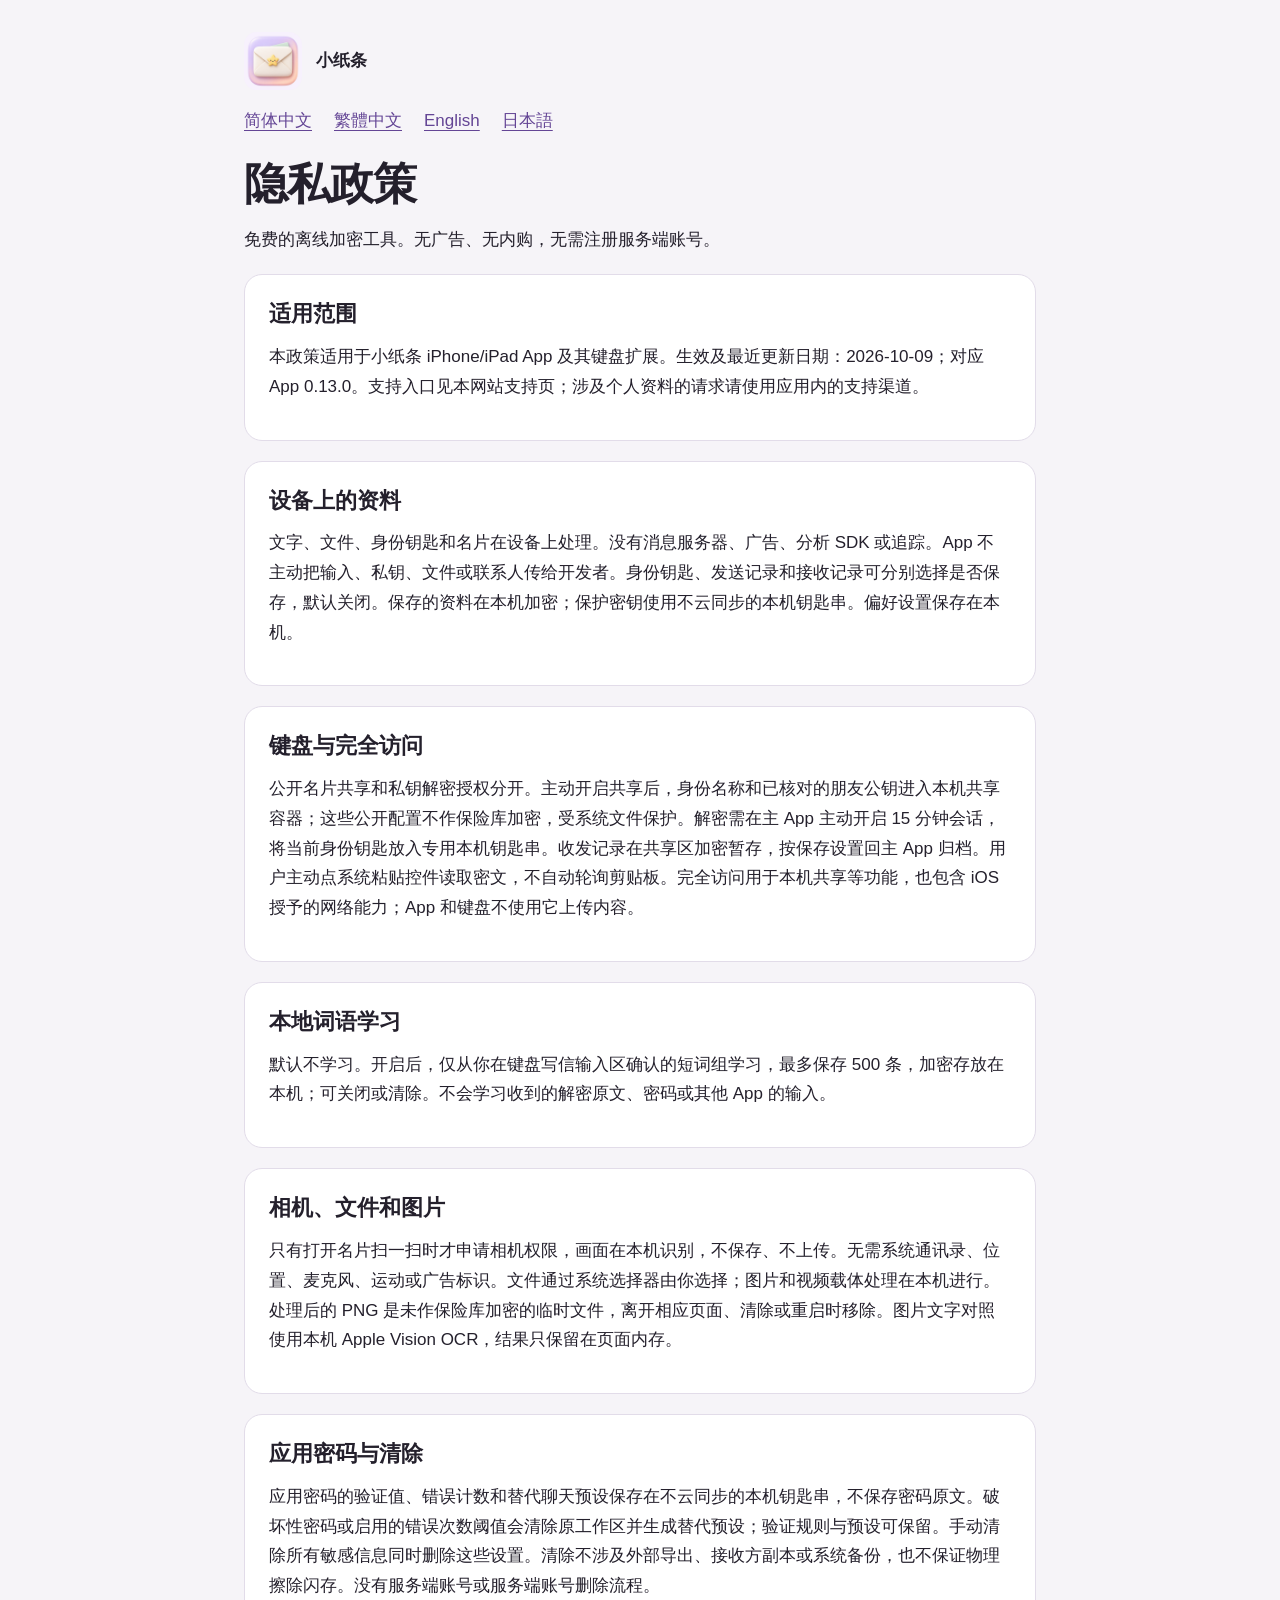
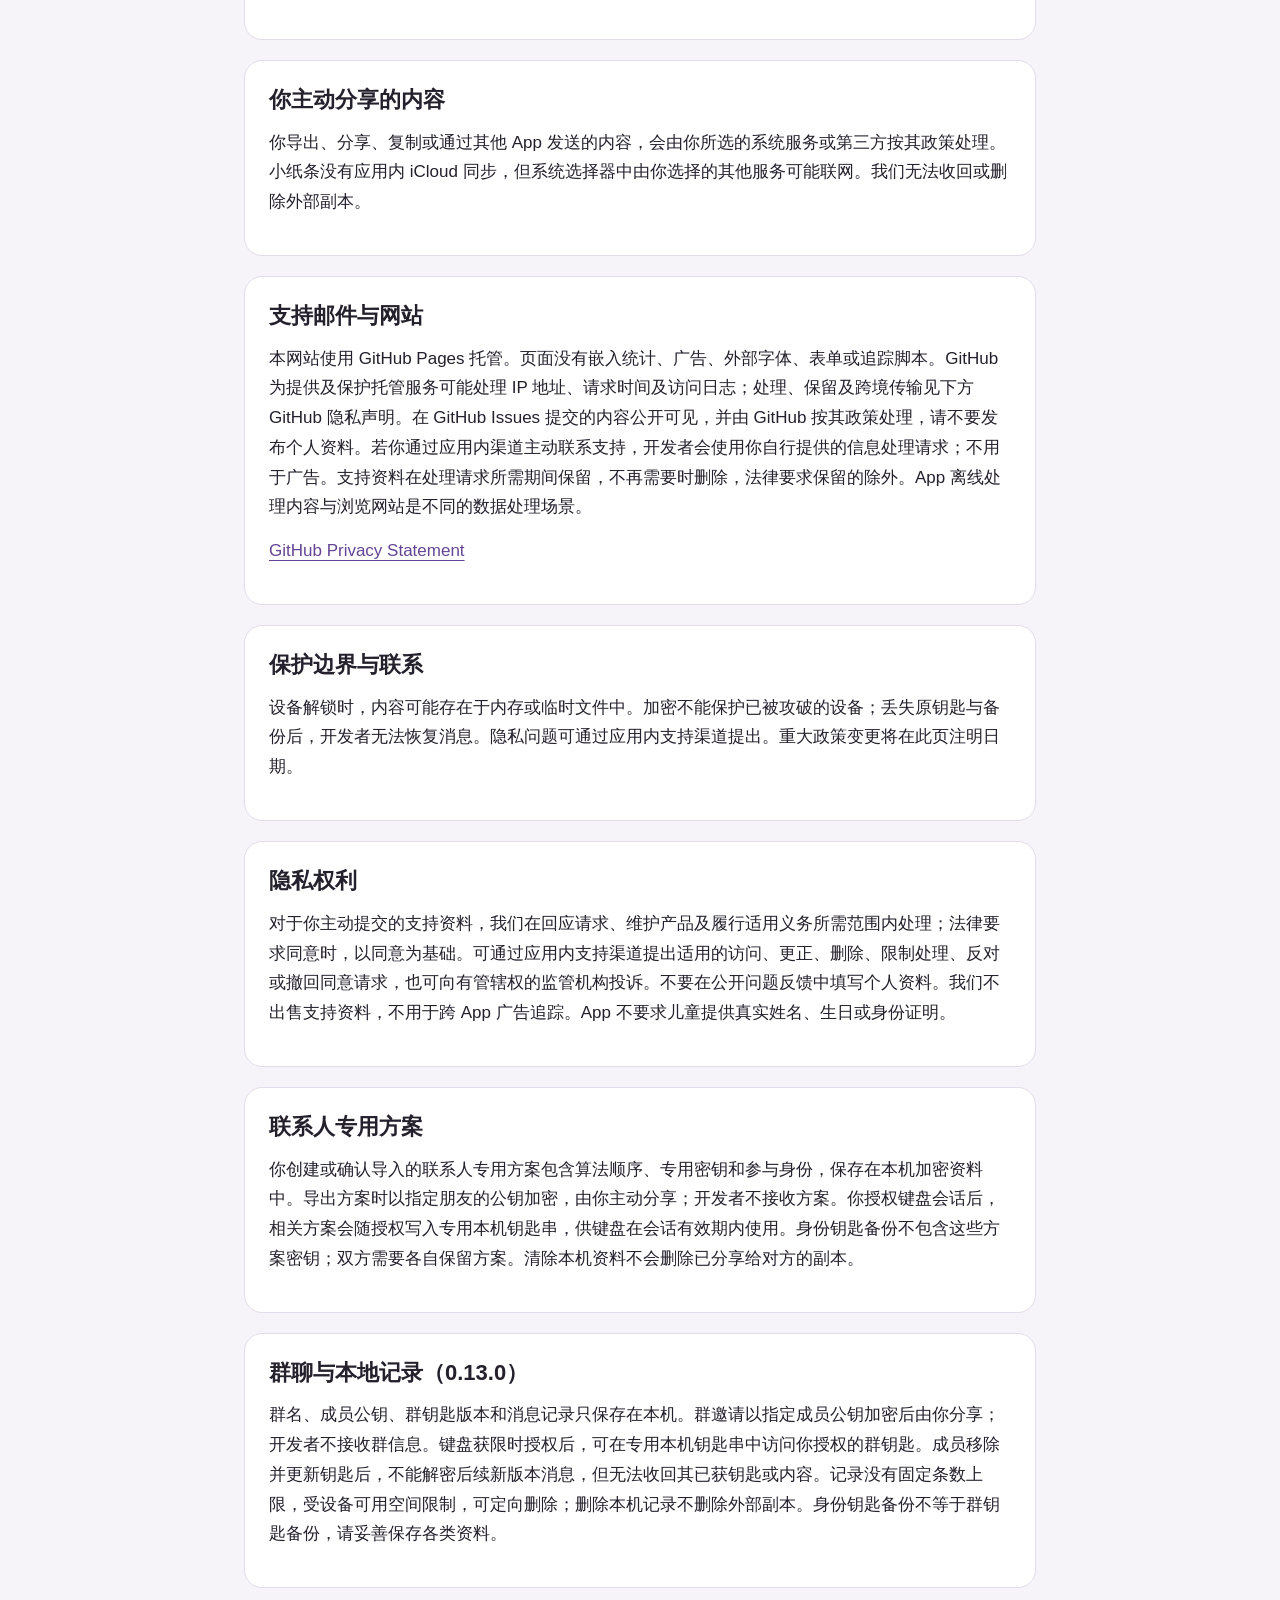
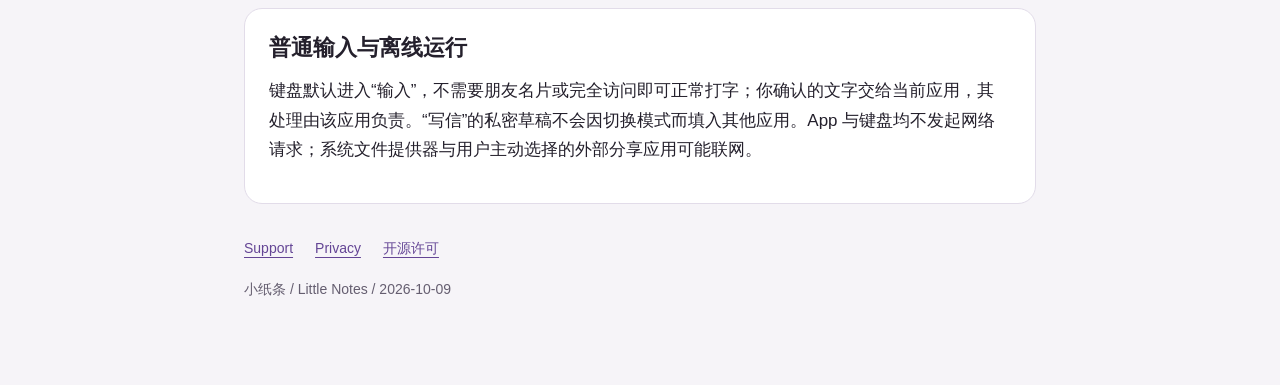
<file: privacy-zh-Hans.html>
<!doctype html><html lang="zh-Hans"><head><meta charset="utf-8"><meta name="viewport" content="width=device-width,initial-scale=1"><meta name="description" content="免费的离线加密工具。无广告、无内购，无需注册服务端账号。"><title>隐私政策 / 小纸条</title><link rel="stylesheet" href="style.css"></head><body><main><header><div class="brand"><img src="icon.png" alt="" width="58" height="58"><span>小纸条</span></div><nav aria-label="Language"><a href="privacy-zh-Hans.html" lang="zh-Hans" aria-current="page">简体中文</a><a href="privacy-zh-Hant.html" lang="zh-Hant">繁體中文</a><a href="privacy-en.html" lang="en">English</a><a href="privacy-ja.html" lang="ja">日本語</a></nav><h1>隐私政策</h1><p>免费的离线加密工具。无广告、无内购，无需注册服务端账号。</p></header><section><h2>适用范围</h2><p>本政策适用于小纸条 iPhone/iPad App 及其键盘扩展。生效及最近更新日期：2026-10-09；对应 App 0.13.0。支持入口见本网站支持页；涉及个人资料的请求请使用应用内的支持渠道。</p></section><section><h2>设备上的资料</h2><p>文字、文件、身份钥匙和名片在设备上处理。没有消息服务器、广告、分析 SDK 或追踪。App 不主动把输入、私钥、文件或联系人传给开发者。身份钥匙、发送记录和接收记录可分别选择是否保存，默认关闭。保存的资料在本机加密；保护密钥使用不云同步的本机钥匙串。偏好设置保存在本机。</p></section><section><h2>键盘与完全访问</h2><p>公开名片共享和私钥解密授权分开。主动开启共享后，身份名称和已核对的朋友公钥进入本机共享容器；这些公开配置不作保险库加密，受系统文件保护。解密需在主 App 主动开启 15 分钟会话，将当前身份钥匙放入专用本机钥匙串。收发记录在共享区加密暂存，按保存设置回主 App 归档。用户主动点系统粘贴控件读取密文，不自动轮询剪贴板。完全访问用于本机共享等功能，也包含 iOS 授予的网络能力；App 和键盘不使用它上传内容。</p></section><section><h2>本地词语学习</h2><p>默认不学习。开启后，仅从你在键盘写信输入区确认的短词组学习，最多保存 500 条，加密存放在本机；可关闭或清除。不会学习收到的解密原文、密码或其他 App 的输入。</p></section><section><h2>相机、文件和图片</h2><p>只有打开名片扫一扫时才申请相机权限，画面在本机识别，不保存、不上传。无需系统通讯录、位置、麦克风、运动或广告标识。文件通过系统选择器由你选择；图片和视频载体处理在本机进行。处理后的 PNG 是未作保险库加密的临时文件，离开相应页面、清除或重启时移除。图片文字对照使用本机 Apple Vision OCR，结果只保留在页面内存。</p></section><section><h2>应用密码与清除</h2><p>应用密码的验证值、错误计数和替代聊天预设保存在不云同步的本机钥匙串，不保存密码原文。破坏性密码或启用的错误次数阈值会清除原工作区并生成替代预设；验证规则与预设可保留。手动清除所有敏感信息同时删除这些设置。清除不涉及外部导出、接收方副本或系统备份，也不保证物理擦除闪存。没有服务端账号或服务端账号删除流程。</p></section><section><h2>你主动分享的内容</h2><p>你导出、分享、复制或通过其他 App 发送的内容，会由你所选的系统服务或第三方按其政策处理。小纸条没有应用内 iCloud 同步，但系统选择器中由你选择的其他服务可能联网。我们无法收回或删除外部副本。</p></section><section><h2>支持邮件与网站</h2><p>本网站使用 GitHub Pages 托管。页面没有嵌入统计、广告、外部字体、表单或追踪脚本。GitHub 为提供及保护托管服务可能处理 IP 地址、请求时间及访问日志；处理、保留及跨境传输见下方 GitHub 隐私声明。在 GitHub Issues 提交的内容公开可见，并由 GitHub 按其政策处理，请不要发布个人资料。若你通过应用内渠道主动联系支持，开发者会使用你自行提供的信息处理请求；不用于广告。支持资料在处理请求所需期间保留，不再需要时删除，法律要求保留的除外。App 离线处理内容与浏览网站是不同的数据处理场景。</p><p><a href="https://docs.github.com/en/site-policy/privacy-policies/github-general-privacy-statement">GitHub Privacy Statement</a></p></section><section><h2>保护边界与联系</h2><p>设备解锁时，内容可能存在于内存或临时文件中。加密不能保护已被攻破的设备；丢失原钥匙与备份后，开发者无法恢复消息。隐私问题可通过应用内支持渠道提出。重大政策变更将在此页注明日期。</p></section><section><h2>隐私权利</h2><p>对于你主动提交的支持资料，我们在回应请求、维护产品及履行适用义务所需范围内处理；法律要求同意时，以同意为基础。可通过应用内支持渠道提出适用的访问、更正、删除、限制处理、反对或撤回同意请求，也可向有管辖权的监管机构投诉。不要在公开问题反馈中填写个人资料。我们不出售支持资料，不用于跨 App 广告追踪。App 不要求儿童提供真实姓名、生日或身份证明。</p></section><section><h2>联系人专用方案</h2><p>你创建或确认导入的联系人专用方案包含算法顺序、专用密钥和参与身份，保存在本机加密资料中。导出方案时以指定朋友的公钥加密，由你主动分享；开发者不接收方案。你授权键盘会话后，相关方案会随授权写入专用本机钥匙串，供键盘在会话有效期内使用。身份钥匙备份不包含这些方案密钥；双方需要各自保留方案。清除本机资料不会删除已分享给对方的副本。</p></section><section><h2>群聊与本地记录（0.13.0）</h2><p>群名、成员公钥、群钥匙版本和消息记录只保存在本机。群邀请以指定成员公钥加密后由你分享；开发者不接收群信息。键盘获限时授权后，可在专用本机钥匙串中访问你授权的群钥匙。成员移除并更新钥匙后，不能解密后续新版本消息，但无法收回其已获钥匙或内容。记录没有固定条数上限，受设备可用空间限制，可定向删除；删除本机记录不删除外部副本。身份钥匙备份不等于群钥匙备份，请妥善保存各类资料。</p></section><section><h2>普通输入与离线运行</h2><p>键盘默认进入“输入”，不需要朋友名片或完全访问即可正常打字；你确认的文字交给当前应用，其处理由该应用负责。“写信”的私密草稿不会因切换模式而填入其他应用。App 与键盘均不发起网络请求；系统文件提供器与用户主动选择的外部分享应用可能联网。</p></section><footer><nav><a href="support-zh-Hans.html">Support</a><a href="privacy-zh-Hans.html">Privacy</a><a href="licenses.html">开源许可</a></nav><p>小纸条 / Little Notes / 2026-10-09</p></footer></main></body></html>
</file>
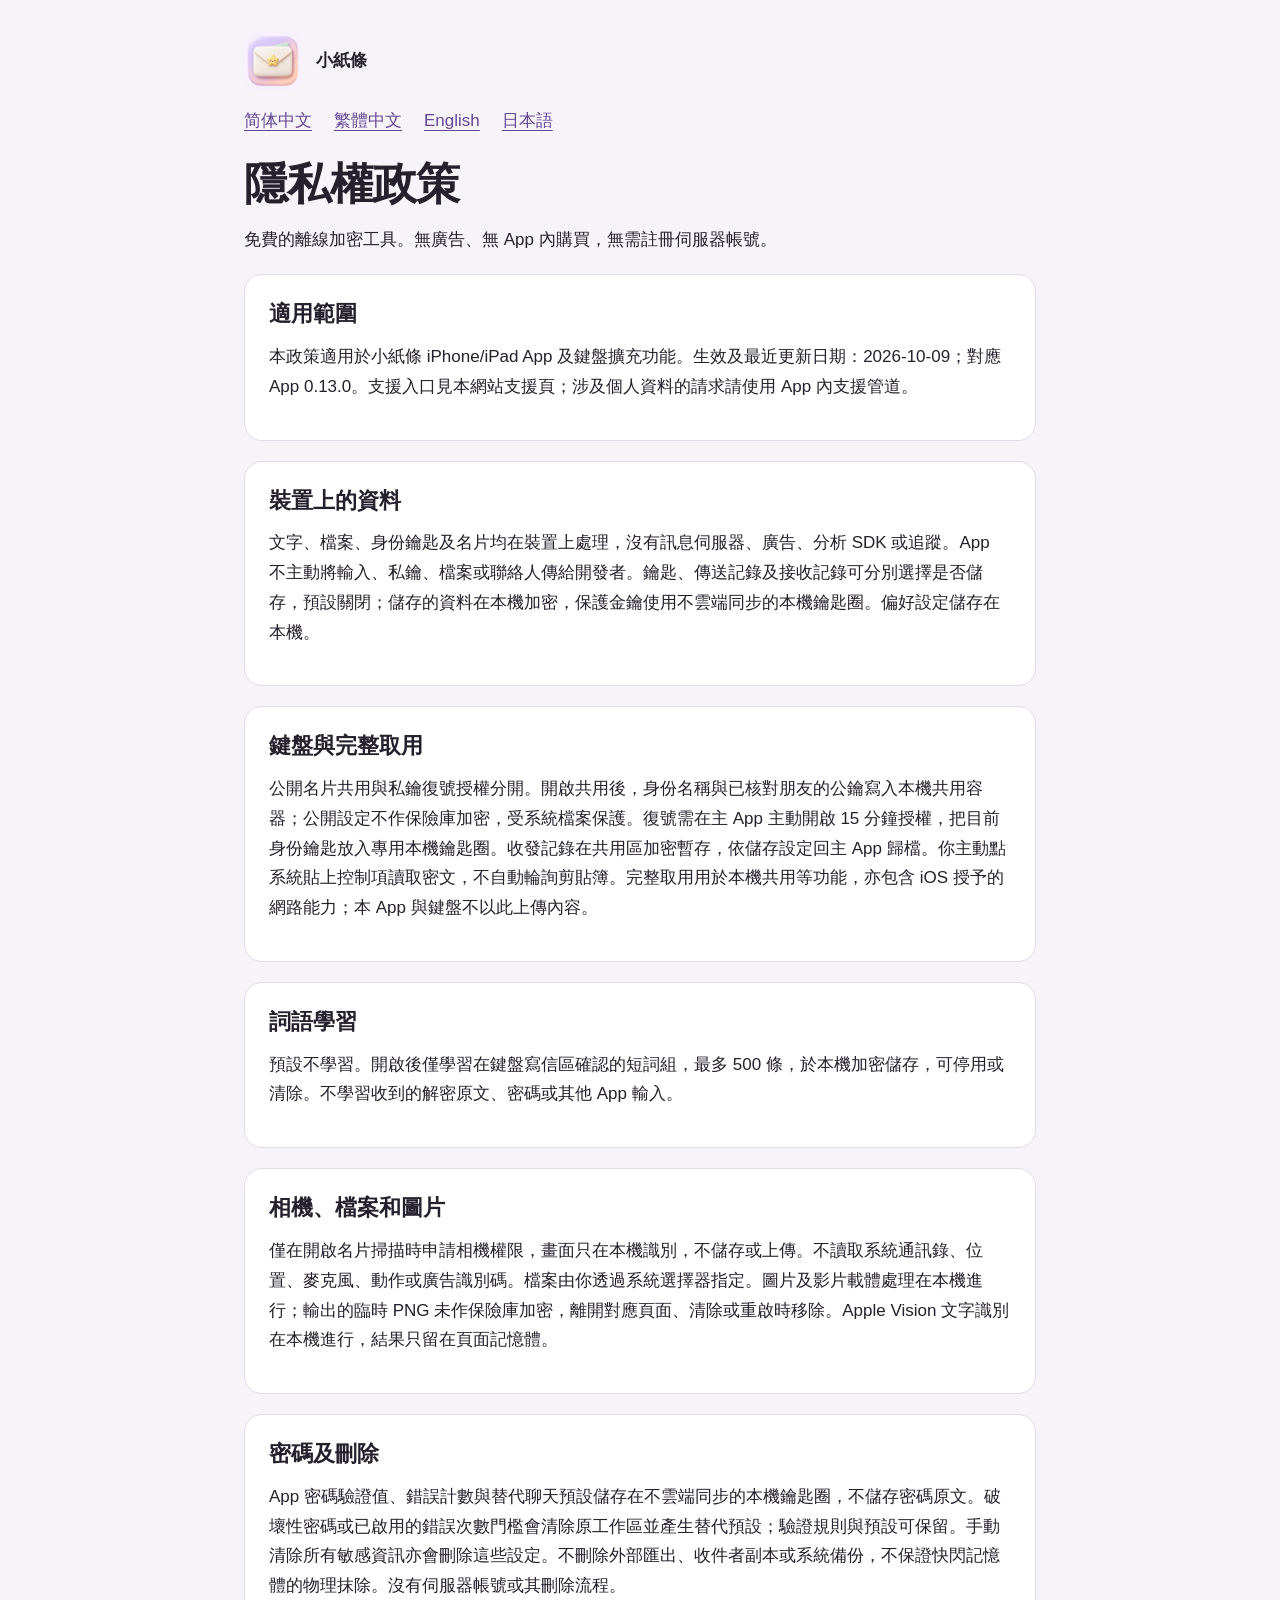
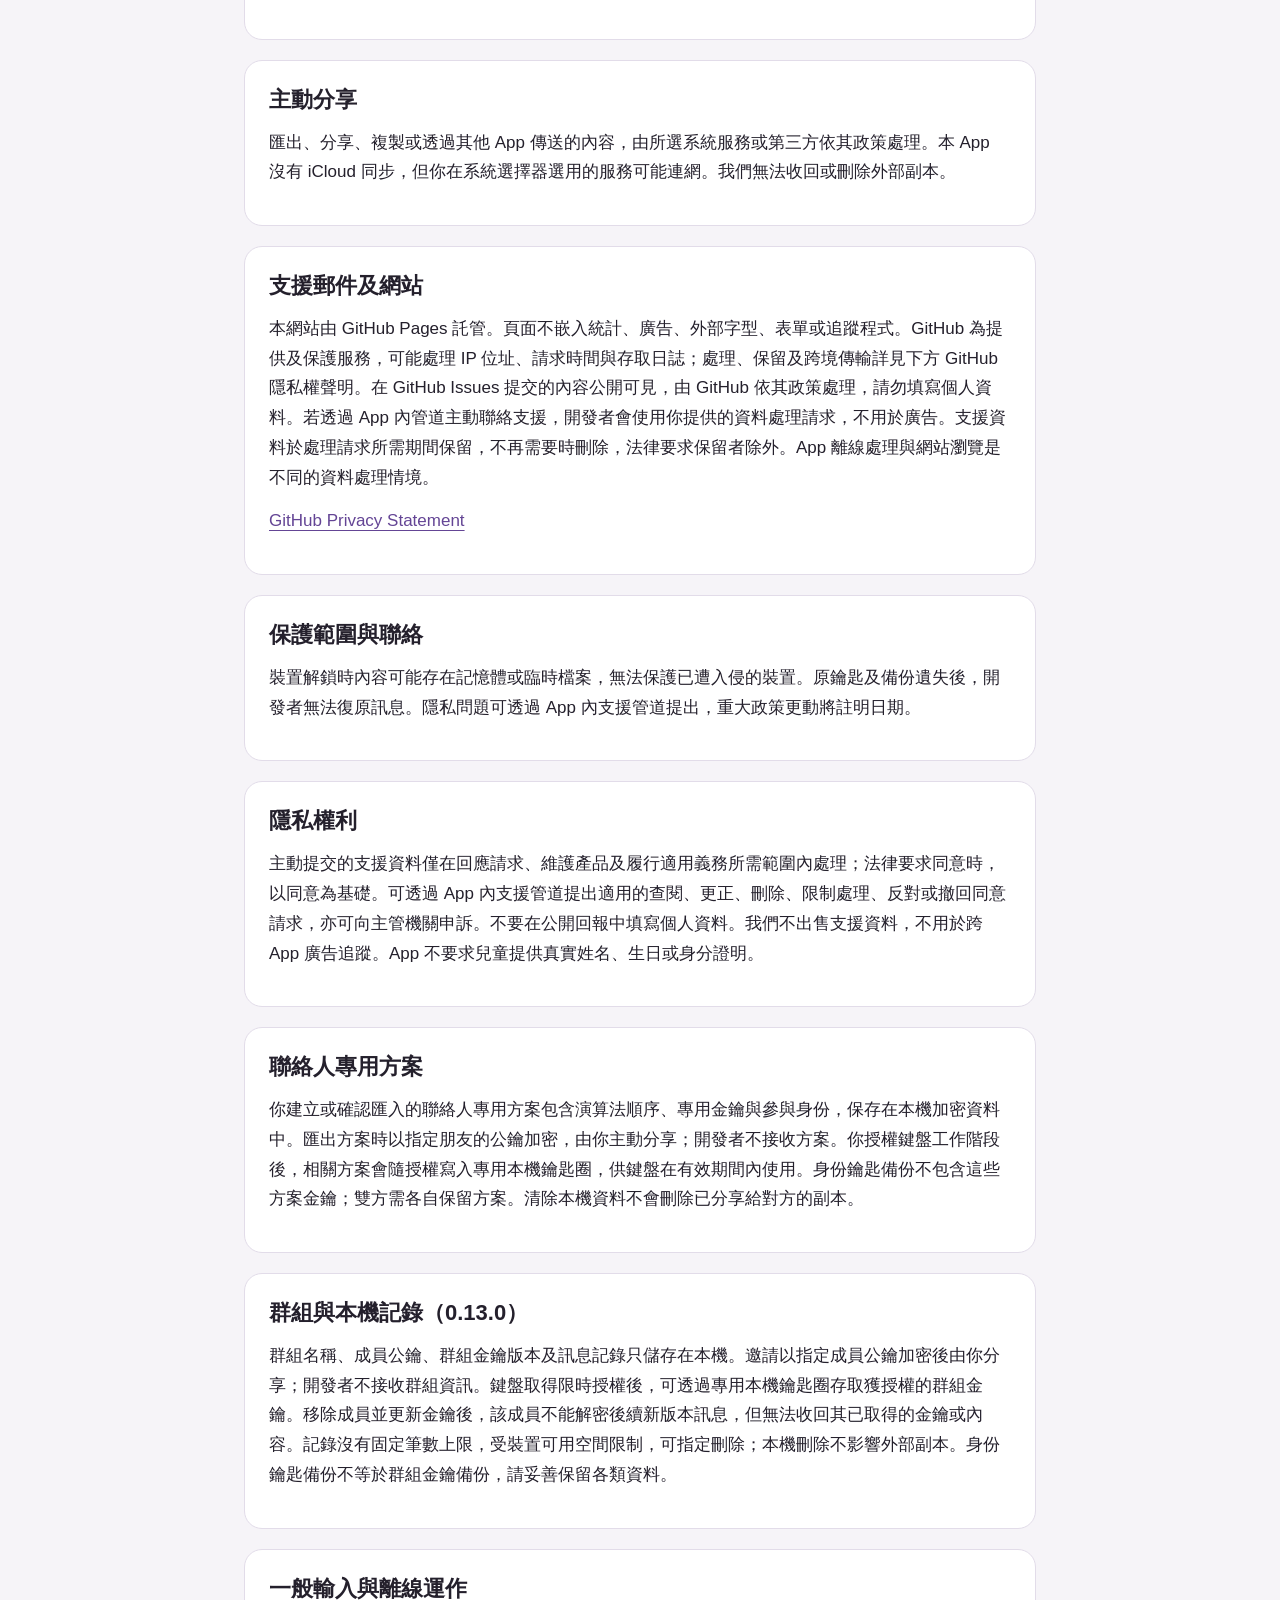
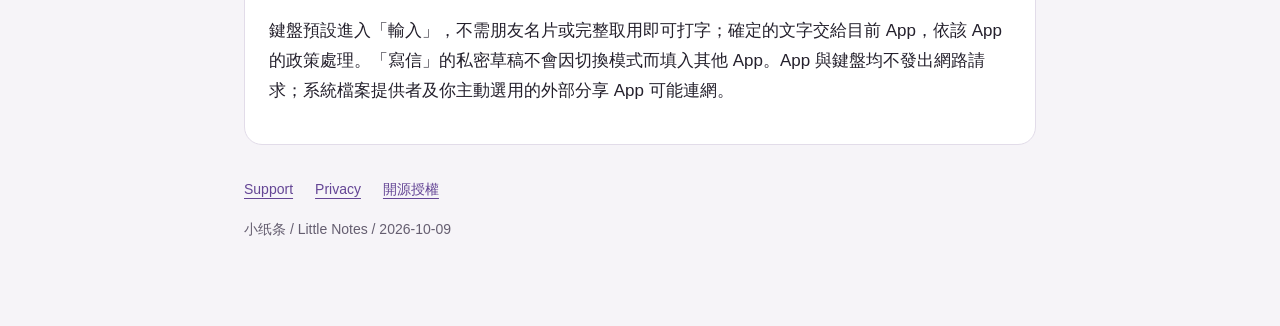
<file: privacy-zh-Hant.html>
<!doctype html><html lang="zh-Hant"><head><meta charset="utf-8"><meta name="viewport" content="width=device-width,initial-scale=1"><meta name="description" content="免費的離線加密工具。無廣告、無 App 內購買，無需註冊伺服器帳號。"><title>隱私權政策 / 小紙條</title><link rel="stylesheet" href="style.css"></head><body><main><header><div class="brand"><img src="icon.png" alt="" width="58" height="58"><span>小紙條</span></div><nav aria-label="Language"><a href="privacy-zh-Hans.html" lang="zh-Hans">简体中文</a><a href="privacy-zh-Hant.html" lang="zh-Hant" aria-current="page">繁體中文</a><a href="privacy-en.html" lang="en">English</a><a href="privacy-ja.html" lang="ja">日本語</a></nav><h1>隱私權政策</h1><p>免費的離線加密工具。無廣告、無 App 內購買，無需註冊伺服器帳號。</p></header><section><h2>適用範圍</h2><p>本政策適用於小紙條 iPhone/iPad App 及鍵盤擴充功能。生效及最近更新日期：2026-10-09；對應 App 0.13.0。支援入口見本網站支援頁；涉及個人資料的請求請使用 App 內支援管道。</p></section><section><h2>裝置上的資料</h2><p>文字、檔案、身份鑰匙及名片均在裝置上處理，沒有訊息伺服器、廣告、分析 SDK 或追蹤。App 不主動將輸入、私鑰、檔案或聯絡人傳給開發者。鑰匙、傳送記錄及接收記錄可分別選擇是否儲存，預設關閉；儲存的資料在本機加密，保護金鑰使用不雲端同步的本機鑰匙圈。偏好設定儲存在本機。</p></section><section><h2>鍵盤與完整取用</h2><p>公開名片共用與私鑰復號授權分開。開啟共用後，身份名稱與已核對朋友的公鑰寫入本機共用容器；公開設定不作保險庫加密，受系統檔案保護。復號需在主 App 主動開啟 15 分鐘授權，把目前身份鑰匙放入專用本機鑰匙圈。收發記錄在共用區加密暫存，依儲存設定回主 App 歸檔。你主動點系統貼上控制項讀取密文，不自動輪詢剪貼簿。完整取用用於本機共用等功能，亦包含 iOS 授予的網路能力；本 App 與鍵盤不以此上傳內容。</p></section><section><h2>詞語學習</h2><p>預設不學習。開啟後僅學習在鍵盤寫信區確認的短詞組，最多 500 條，於本機加密儲存，可停用或清除。不學習收到的解密原文、密碼或其他 App 輸入。</p></section><section><h2>相機、檔案和圖片</h2><p>僅在開啟名片掃描時申請相機權限，畫面只在本機識別，不儲存或上傳。不讀取系統通訊錄、位置、麥克風、動作或廣告識別碼。檔案由你透過系統選擇器指定。圖片及影片載體處理在本機進行；輸出的臨時 PNG 未作保險庫加密，離開對應頁面、清除或重啟時移除。Apple Vision 文字識別在本機進行，結果只留在頁面記憶體。</p></section><section><h2>密碼及刪除</h2><p>App 密碼驗證值、錯誤計數與替代聊天預設儲存在不雲端同步的本機鑰匙圈，不儲存密碼原文。破壞性密碼或已啟用的錯誤次數門檻會清除原工作區並產生替代預設；驗證規則與預設可保留。手動清除所有敏感資訊亦會刪除這些設定。不刪除外部匯出、收件者副本或系統備份，不保證快閃記憶體的物理抹除。沒有伺服器帳號或其刪除流程。</p></section><section><h2>主動分享</h2><p>匯出、分享、複製或透過其他 App 傳送的內容，由所選系統服務或第三方依其政策處理。本 App 沒有 iCloud 同步，但你在系統選擇器選用的服務可能連網。我們無法收回或刪除外部副本。</p></section><section><h2>支援郵件及網站</h2><p>本網站由 GitHub Pages 託管。頁面不嵌入統計、廣告、外部字型、表單或追蹤程式。GitHub 為提供及保護服務，可能處理 IP 位址、請求時間與存取日誌；處理、保留及跨境傳輸詳見下方 GitHub 隱私權聲明。在 GitHub Issues 提交的內容公開可見，由 GitHub 依其政策處理，請勿填寫個人資料。若透過 App 內管道主動聯絡支援，開發者會使用你提供的資料處理請求，不用於廣告。支援資料於處理請求所需期間保留，不再需要時刪除，法律要求保留者除外。App 離線處理與網站瀏覽是不同的資料處理情境。</p><p><a href="https://docs.github.com/en/site-policy/privacy-policies/github-general-privacy-statement">GitHub Privacy Statement</a></p></section><section><h2>保護範圍與聯絡</h2><p>裝置解鎖時內容可能存在記憶體或臨時檔案，無法保護已遭入侵的裝置。原鑰匙及備份遺失後，開發者無法復原訊息。隱私問題可透過 App 內支援管道提出，重大政策更動將註明日期。</p></section><section><h2>隱私權利</h2><p>主動提交的支援資料僅在回應請求、維護產品及履行適用義務所需範圍內處理；法律要求同意時，以同意為基礎。可透過 App 內支援管道提出適用的查閱、更正、刪除、限制處理、反對或撤回同意請求，亦可向主管機關申訴。不要在公開回報中填寫個人資料。我們不出售支援資料，不用於跨 App 廣告追蹤。App 不要求兒童提供真實姓名、生日或身分證明。</p></section><section><h2>聯絡人專用方案</h2><p>你建立或確認匯入的聯絡人專用方案包含演算法順序、專用金鑰與參與身份，保存在本機加密資料中。匯出方案時以指定朋友的公鑰加密，由你主動分享；開發者不接收方案。你授權鍵盤工作階段後，相關方案會隨授權寫入專用本機鑰匙圈，供鍵盤在有效期間內使用。身份鑰匙備份不包含這些方案金鑰；雙方需各自保留方案。清除本機資料不會刪除已分享給對方的副本。</p></section><section><h2>群組與本機記錄（0.13.0）</h2><p>群組名稱、成員公鑰、群組金鑰版本及訊息記錄只儲存在本機。邀請以指定成員公鑰加密後由你分享；開發者不接收群組資訊。鍵盤取得限時授權後，可透過專用本機鑰匙圈存取獲授權的群組金鑰。移除成員並更新金鑰後，該成員不能解密後續新版本訊息，但無法收回其已取得的金鑰或內容。記錄沒有固定筆數上限，受裝置可用空間限制，可指定刪除；本機刪除不影響外部副本。身份鑰匙備份不等於群組金鑰備份，請妥善保留各類資料。</p></section><section><h2>一般輸入與離線運作</h2><p>鍵盤預設進入「輸入」，不需朋友名片或完整取用即可打字；確定的文字交給目前 App，依該 App 的政策處理。「寫信」的私密草稿不會因切換模式而填入其他 App。App 與鍵盤均不發出網路請求；系統檔案提供者及你主動選用的外部分享 App 可能連網。</p></section><footer><nav><a href="support-zh-Hant.html">Support</a><a href="privacy-zh-Hant.html">Privacy</a><a href="licenses.html">開源授權</a></nav><p>小纸条 / Little Notes / 2026-10-09</p></footer></main></body></html>
</file>
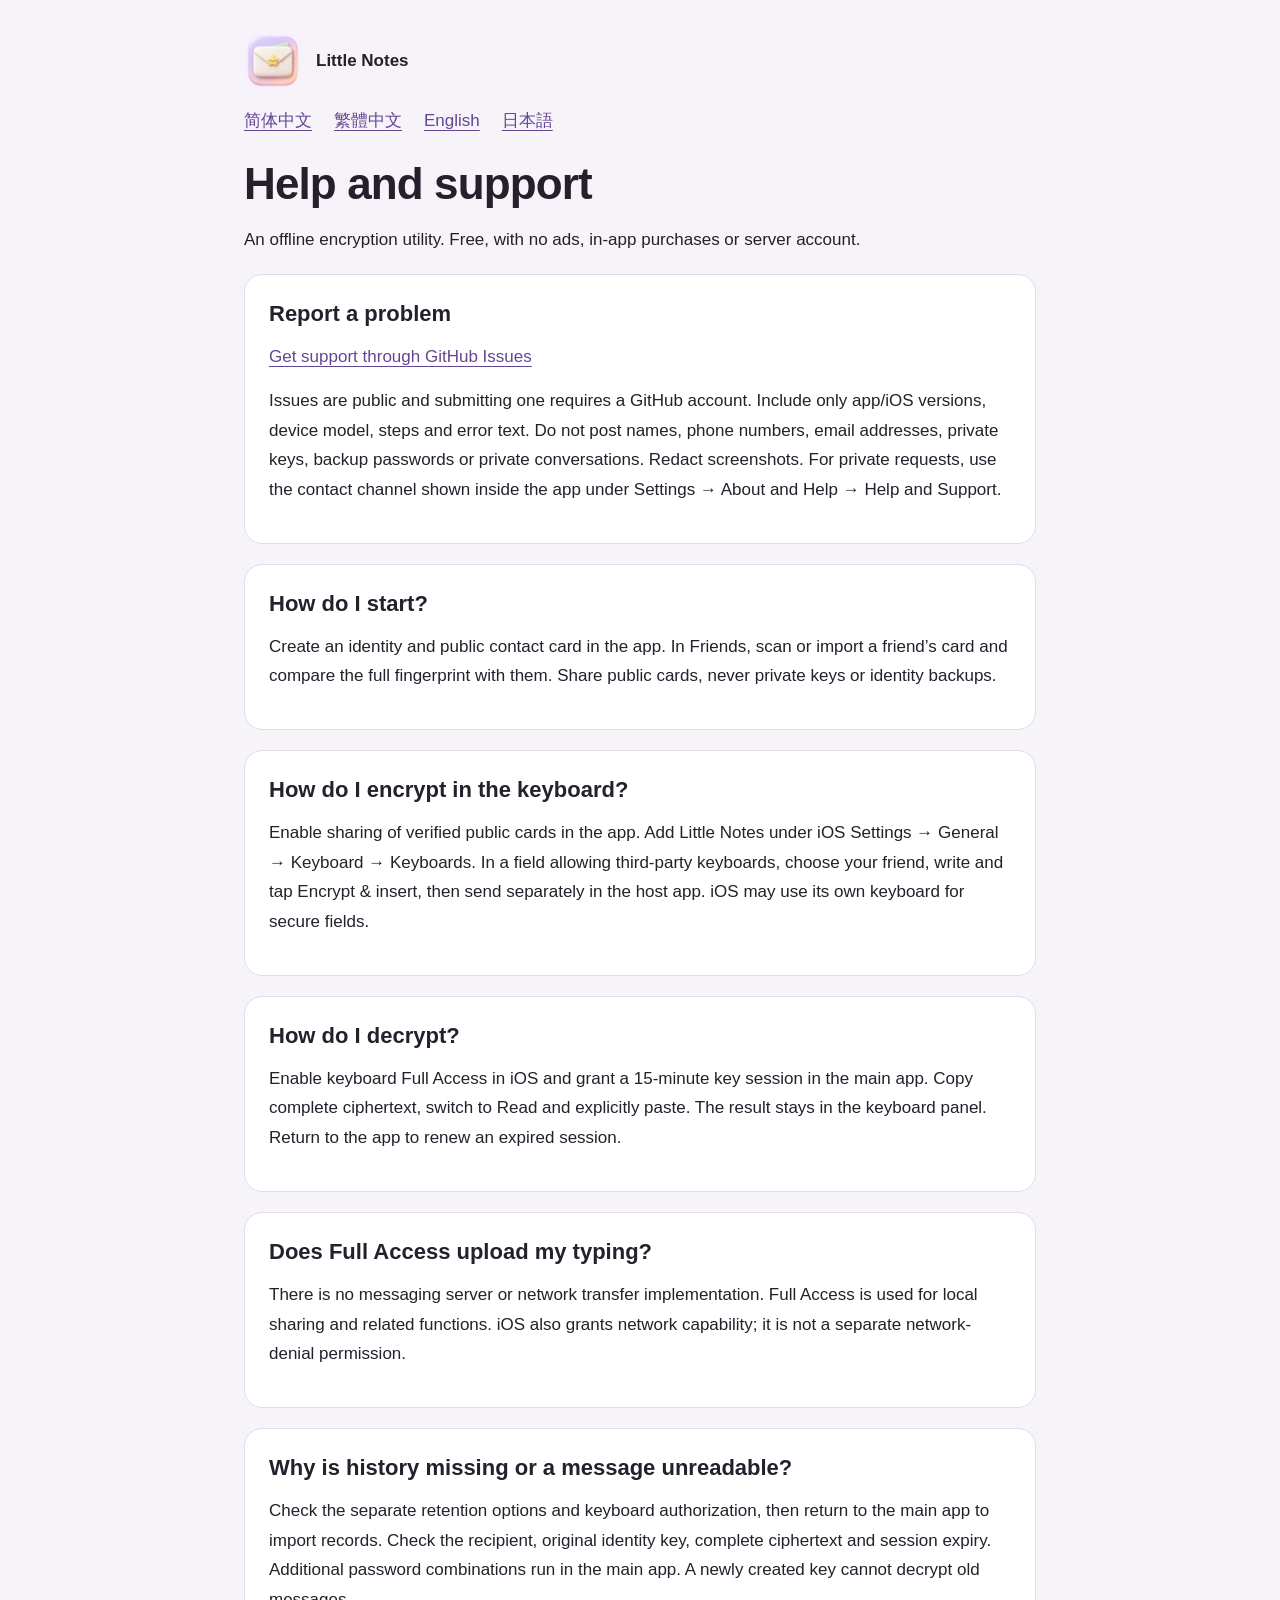
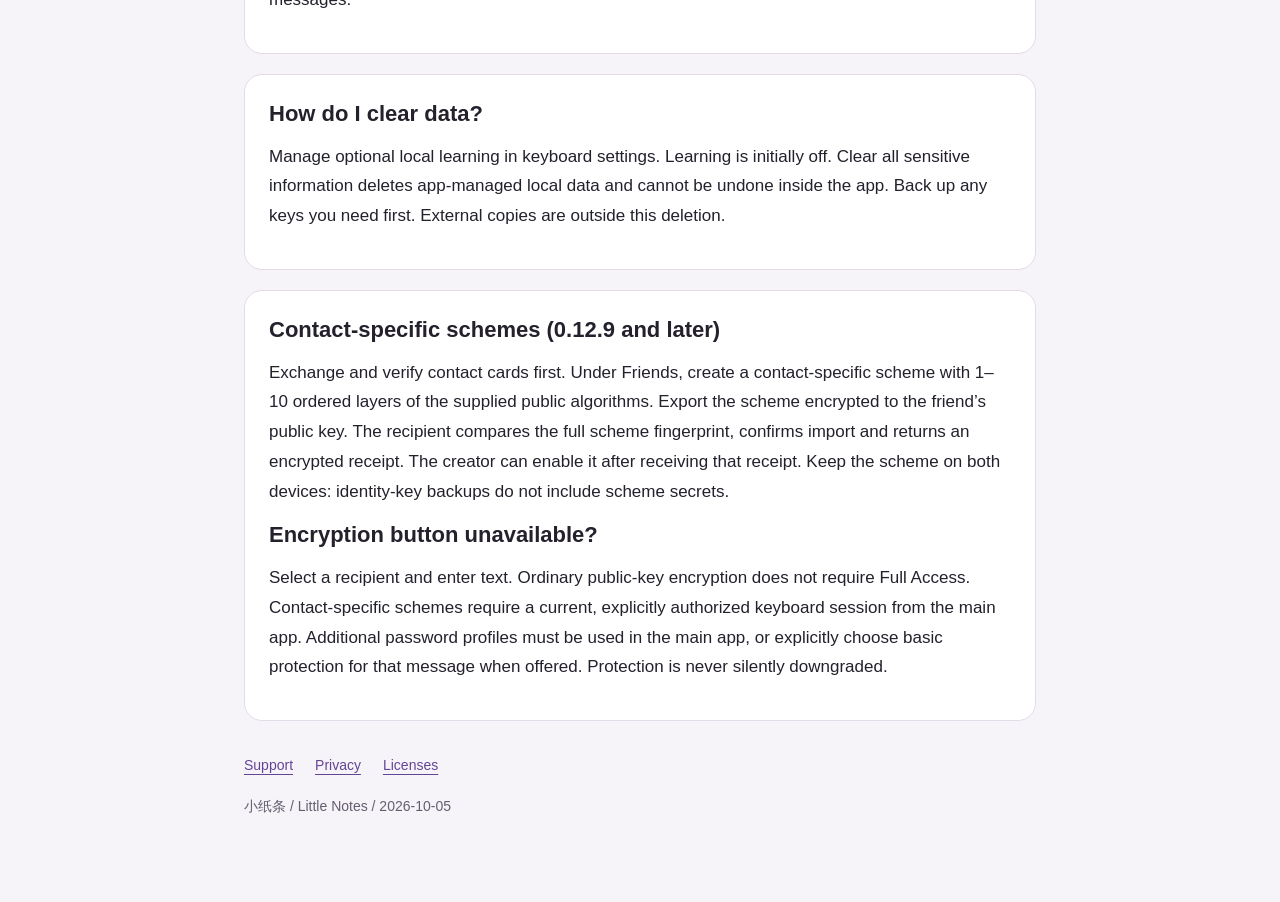
<file: support-en.html>
<!doctype html><html lang="en"><head><meta charset="utf-8"><meta name="viewport" content="width=device-width,initial-scale=1"><meta name="description" content="An offline encryption utility. Free, with no ads, in-app purchases or server account."><title>Help and support / Little Notes</title><link rel="stylesheet" href="style.css"></head><body><main><header><div class="brand"><img src="icon.png" alt="" width="58" height="58"><span>Little Notes</span></div><nav aria-label="Language"><a href="support-zh-Hans.html" lang="zh-Hans">简体中文</a><a href="support-zh-Hant.html" lang="zh-Hant">繁體中文</a><a href="support-en.html" lang="en" aria-current="page">English</a><a href="support-ja.html" lang="ja">日本語</a></nav><h1>Help and support</h1><p>An offline encryption utility. Free, with no ads, in-app purchases or server account.</p></header><section><h2>Report a problem</h2><p><a href="https://github.com/mrckl-md/little-notes-support/issues">Get support through GitHub Issues</a></p><p>Issues are public and submitting one requires a GitHub account. Include only app/iOS versions, device model, steps and error text. Do not post names, phone numbers, email addresses, private keys, backup passwords or private conversations. Redact screenshots. For private requests, use the contact channel shown inside the app under Settings → About and Help → Help and Support.</p></section><section><h2>How do I start?</h2><p>Create an identity and public contact card in the app. In Friends, scan or import a friend’s card and compare the full fingerprint with them. Share public cards, never private keys or identity backups.</p></section><section><h2>How do I encrypt in the keyboard?</h2><p>Enable sharing of verified public cards in the app. Add Little Notes under iOS Settings → General → Keyboard → Keyboards. In a field allowing third-party keyboards, choose your friend, write and tap Encrypt &amp; insert, then send separately in the host app. iOS may use its own keyboard for secure fields.</p></section><section><h2>How do I decrypt?</h2><p>Enable keyboard Full Access in iOS and grant a 15-minute key session in the main app. Copy complete ciphertext, switch to Read and explicitly paste. The result stays in the keyboard panel. Return to the app to renew an expired session.</p></section><section><h2>Does Full Access upload my typing?</h2><p>There is no messaging server or network transfer implementation. Full Access is used for local sharing and related functions. iOS also grants network capability; it is not a separate network-denial permission.</p></section><section><h2>Why is history missing or a message unreadable?</h2><p>Check the separate retention options and keyboard authorization, then return to the main app to import records. Check the recipient, original identity key, complete ciphertext and session expiry. Additional password combinations run in the main app. A newly created key cannot decrypt old messages.</p></section><section><h2>How do I clear data?</h2><p>Manage optional local learning in keyboard settings. Learning is initially off. Clear all sensitive information deletes app-managed local data and cannot be undone inside the app. Back up any keys you need first. External copies are outside this deletion.</p></section><section><h2>Contact-specific schemes (0.12.9 and later)</h2><p>Exchange and verify contact cards first. Under Friends, create a contact-specific scheme with 1–10 ordered layers of the supplied public algorithms. Export the scheme encrypted to the friend’s public key. The recipient compares the full scheme fingerprint, confirms import and returns an encrypted receipt. The creator can enable it after receiving that receipt. Keep the scheme on both devices: identity-key backups do not include scheme secrets.</p><h2>Encryption button unavailable?</h2><p>Select a recipient and enter text. Ordinary public-key encryption does not require Full Access. Contact-specific schemes require a current, explicitly authorized keyboard session from the main app. Additional password profiles must be used in the main app, or explicitly choose basic protection for that message when offered. Protection is never silently downgraded.</p></section><footer><nav><a href="support-en.html">Support</a><a href="privacy-en.html">Privacy</a><a href="licenses.html">Licenses</a></nav><p>小纸条 / Little Notes / 2026-10-05</p></footer></main></body></html>
</file>
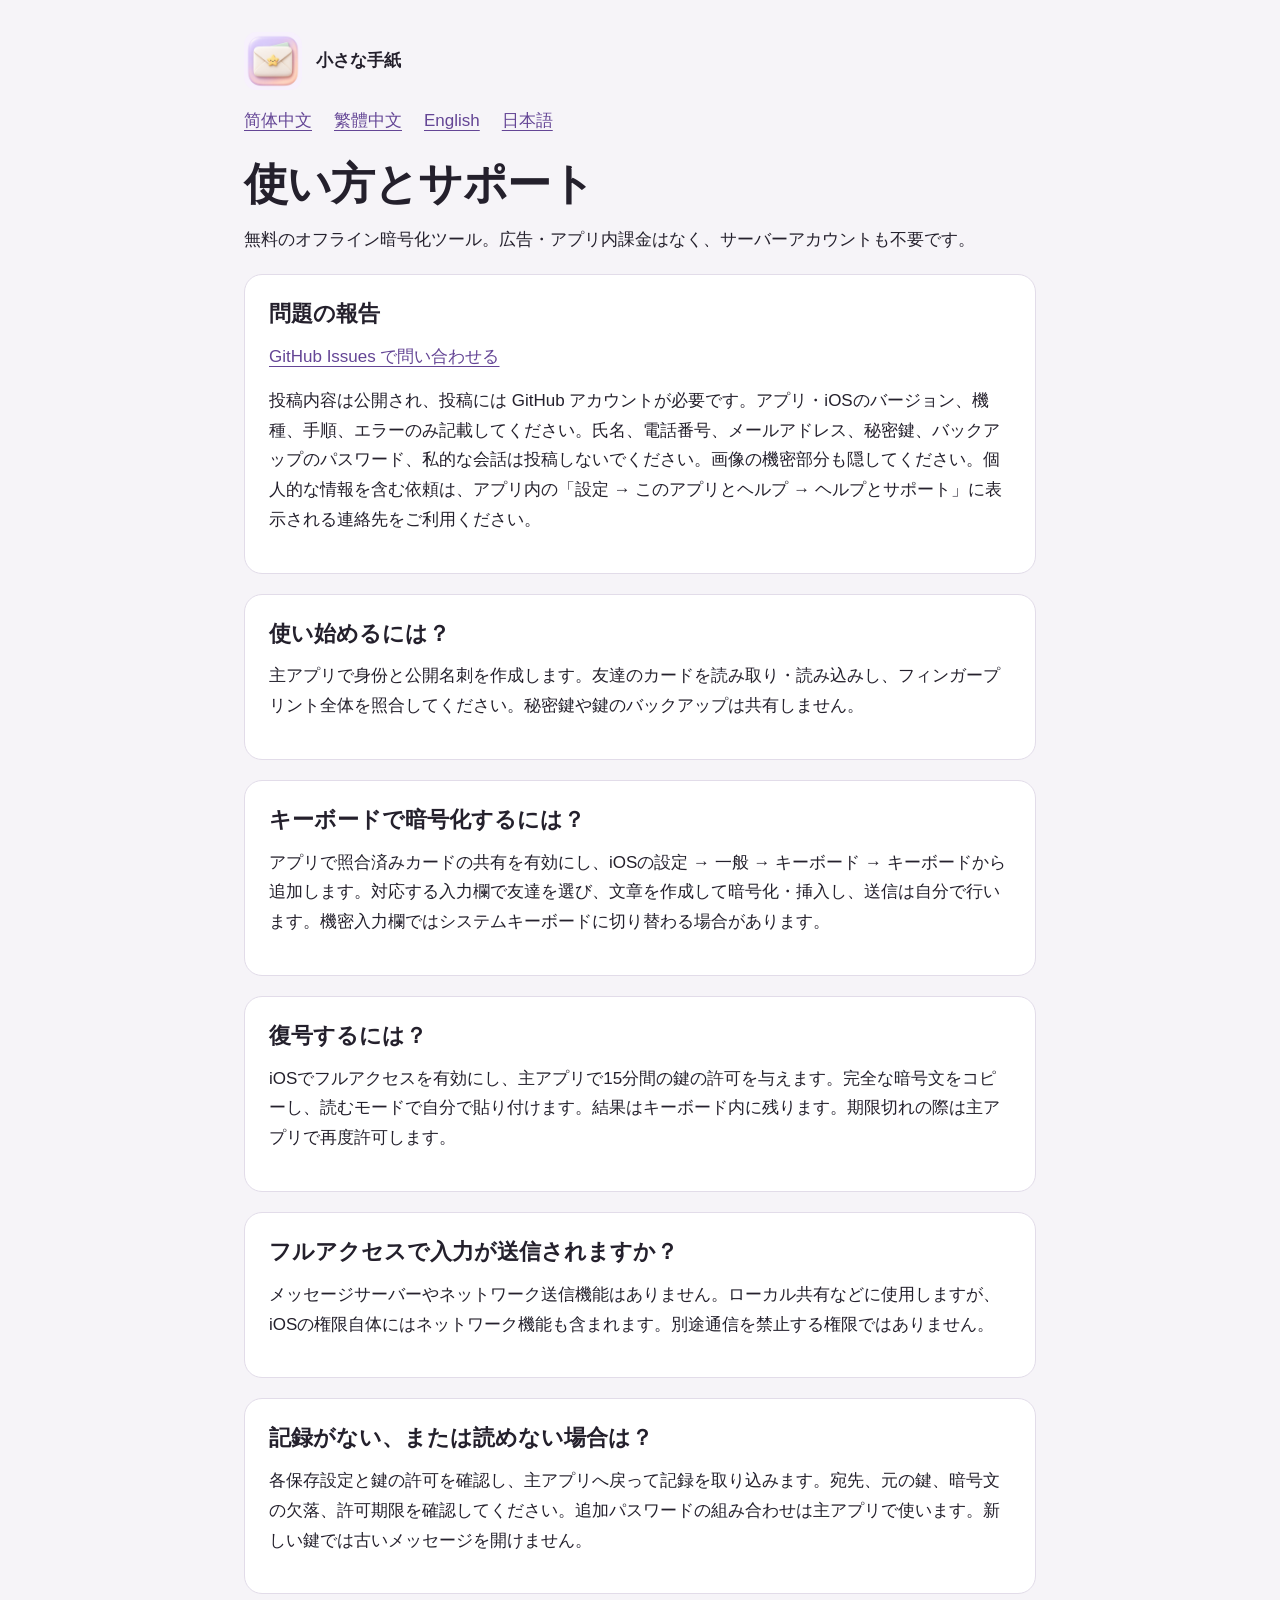
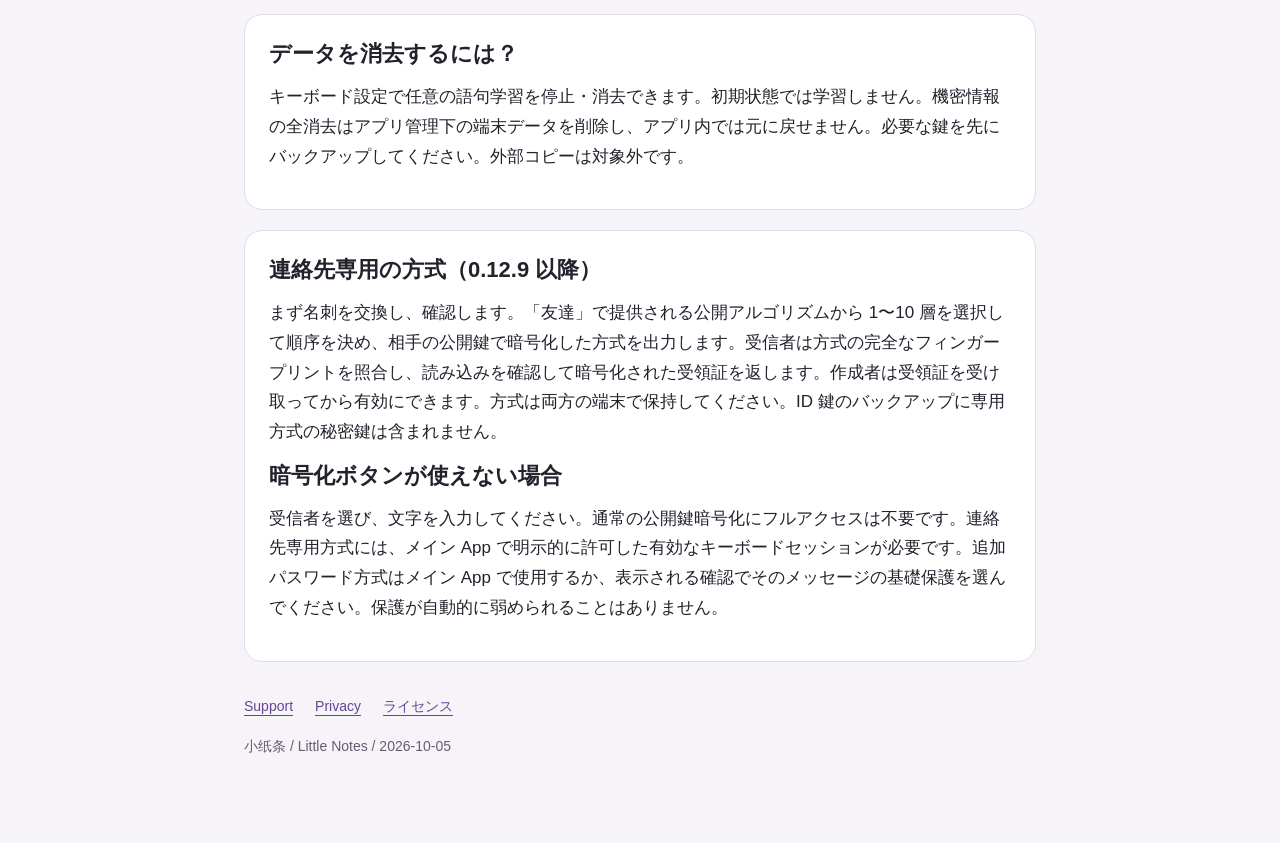
<file: support-ja.html>
<!doctype html><html lang="ja"><head><meta charset="utf-8"><meta name="viewport" content="width=device-width,initial-scale=1"><meta name="description" content="無料のオフライン暗号化ツール。広告・アプリ内課金はなく、サーバーアカウントも不要です。"><title>使い方とサポート / 小さな手紙</title><link rel="stylesheet" href="style.css"></head><body><main><header><div class="brand"><img src="icon.png" alt="" width="58" height="58"><span>小さな手紙</span></div><nav aria-label="Language"><a href="support-zh-Hans.html" lang="zh-Hans">简体中文</a><a href="support-zh-Hant.html" lang="zh-Hant">繁體中文</a><a href="support-en.html" lang="en">English</a><a href="support-ja.html" lang="ja" aria-current="page">日本語</a></nav><h1>使い方とサポート</h1><p>無料のオフライン暗号化ツール。広告・アプリ内課金はなく、サーバーアカウントも不要です。</p></header><section><h2>問題の報告</h2><p><a href="https://github.com/mrckl-md/little-notes-support/issues">GitHub Issues で問い合わせる</a></p><p>投稿内容は公開され、投稿には GitHub アカウントが必要です。アプリ・iOSのバージョン、機種、手順、エラーのみ記載してください。氏名、電話番号、メールアドレス、秘密鍵、バックアップのパスワード、私的な会話は投稿しないでください。画像の機密部分も隠してください。個人的な情報を含む依頼は、アプリ内の「設定 → このアプリとヘルプ → ヘルプとサポート」に表示される連絡先をご利用ください。</p></section><section><h2>使い始めるには？</h2><p>主アプリで身份と公開名刺を作成します。友達のカードを読み取り・読み込みし、フィンガープリント全体を照合してください。秘密鍵や鍵のバックアップは共有しません。</p></section><section><h2>キーボードで暗号化するには？</h2><p>アプリで照合済みカードの共有を有効にし、iOSの設定 → 一般 → キーボード → キーボードから追加します。対応する入力欄で友達を選び、文章を作成して暗号化・挿入し、送信は自分で行います。機密入力欄ではシステムキーボードに切り替わる場合があります。</p></section><section><h2>復号するには？</h2><p>iOSでフルアクセスを有効にし、主アプリで15分間の鍵の許可を与えます。完全な暗号文をコピーし、読むモードで自分で貼り付けます。結果はキーボード内に残ります。期限切れの際は主アプリで再度許可します。</p></section><section><h2>フルアクセスで入力が送信されますか？</h2><p>メッセージサーバーやネットワーク送信機能はありません。ローカル共有などに使用しますが、iOSの権限自体にはネットワーク機能も含まれます。別途通信を禁止する権限ではありません。</p></section><section><h2>記録がない、または読めない場合は？</h2><p>各保存設定と鍵の許可を確認し、主アプリへ戻って記録を取り込みます。宛先、元の鍵、暗号文の欠落、許可期限を確認してください。追加パスワードの組み合わせは主アプリで使います。新しい鍵では古いメッセージを開けません。</p></section><section><h2>データを消去するには？</h2><p>キーボード設定で任意の語句学習を停止・消去できます。初期状態では学習しません。機密情報の全消去はアプリ管理下の端末データを削除し、アプリ内では元に戻せません。必要な鍵を先にバックアップしてください。外部コピーは対象外です。</p></section><section><h2>連絡先専用の方式（0.12.9 以降）</h2><p>まず名刺を交換し、確認します。「友達」で提供される公開アルゴリズムから 1〜10 層を選択して順序を決め、相手の公開鍵で暗号化した方式を出力します。受信者は方式の完全なフィンガープリントを照合し、読み込みを確認して暗号化された受領証を返します。作成者は受領証を受け取ってから有効にできます。方式は両方の端末で保持してください。ID 鍵のバックアップに専用方式の秘密鍵は含まれません。</p><h2>暗号化ボタンが使えない場合</h2><p>受信者を選び、文字を入力してください。通常の公開鍵暗号化にフルアクセスは不要です。連絡先専用方式には、メイン App で明示的に許可した有効なキーボードセッションが必要です。追加パスワード方式はメイン App で使用するか、表示される確認でそのメッセージの基礎保護を選んでください。保護が自動的に弱められることはありません。</p></section><footer><nav><a href="support-ja.html">Support</a><a href="privacy-ja.html">Privacy</a><a href="licenses.html">ライセンス</a></nav><p>小纸条 / Little Notes / 2026-10-05</p></footer></main></body></html>
</file>
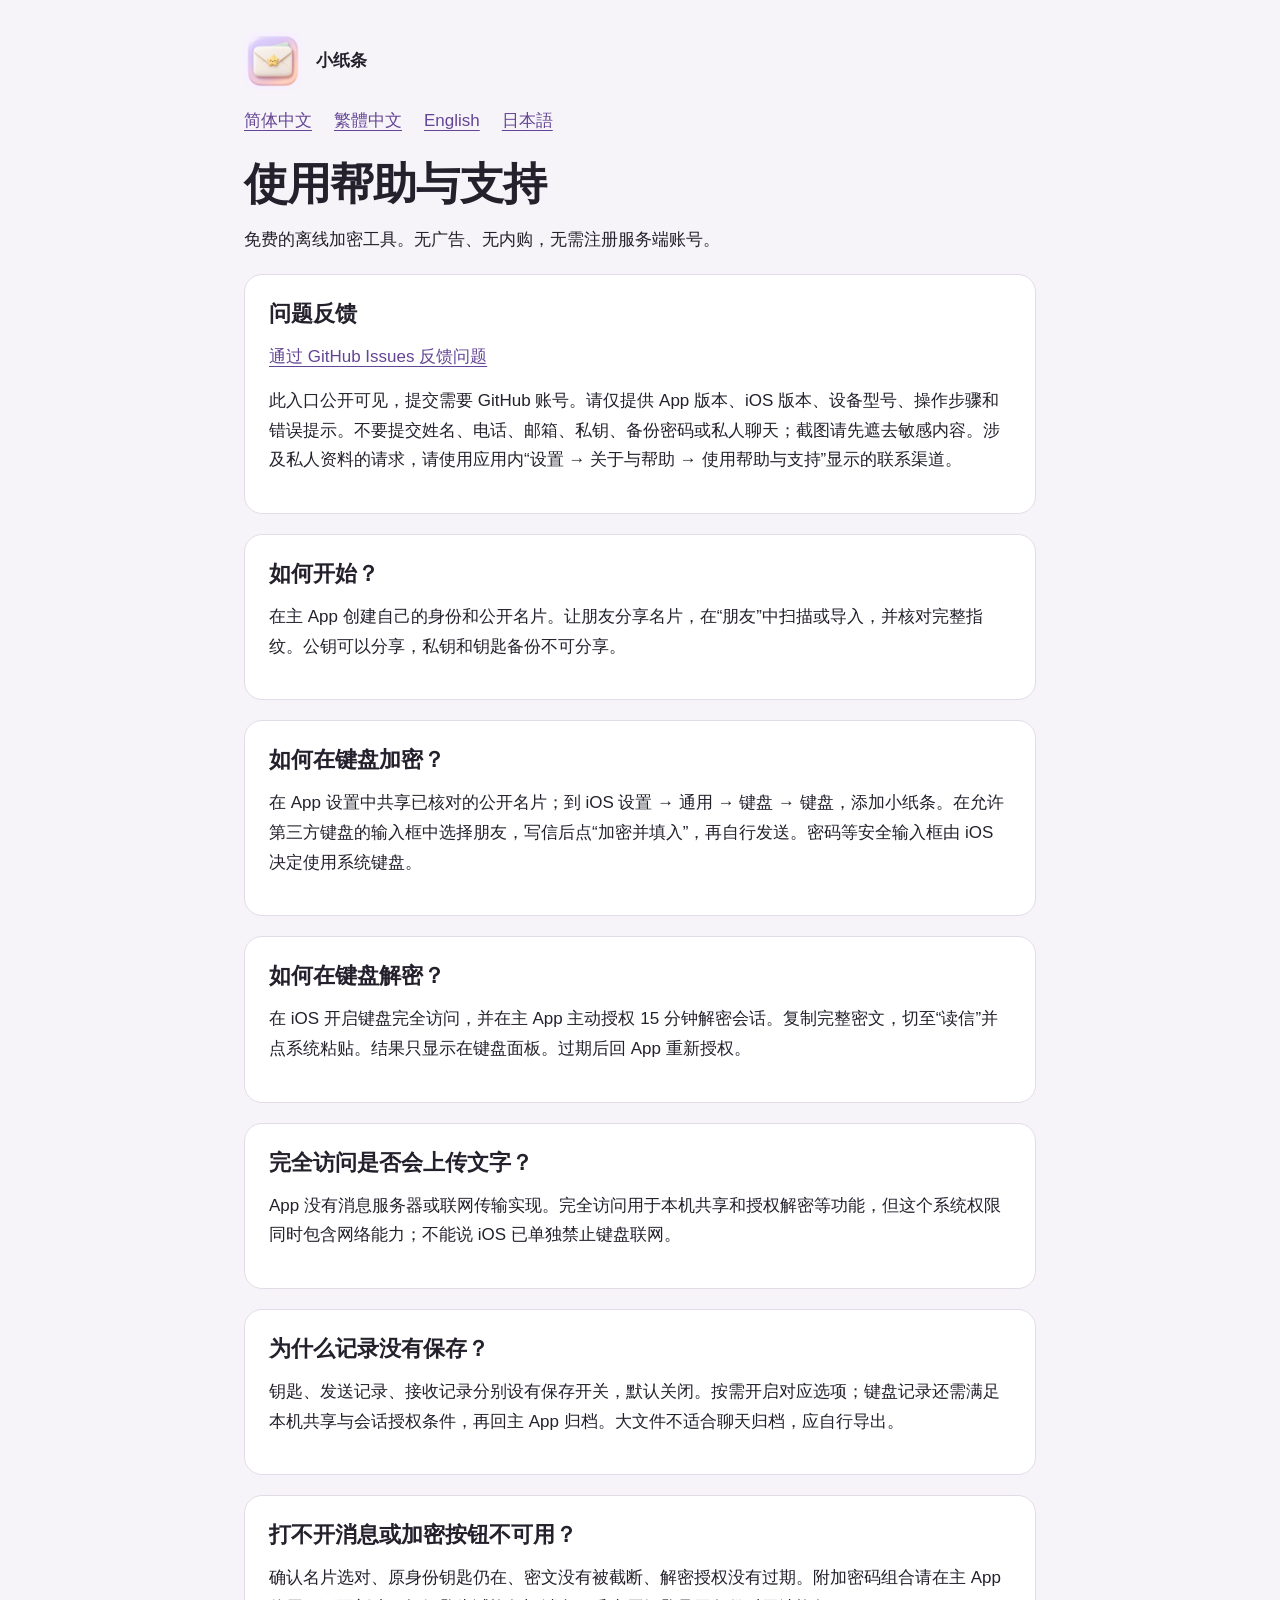
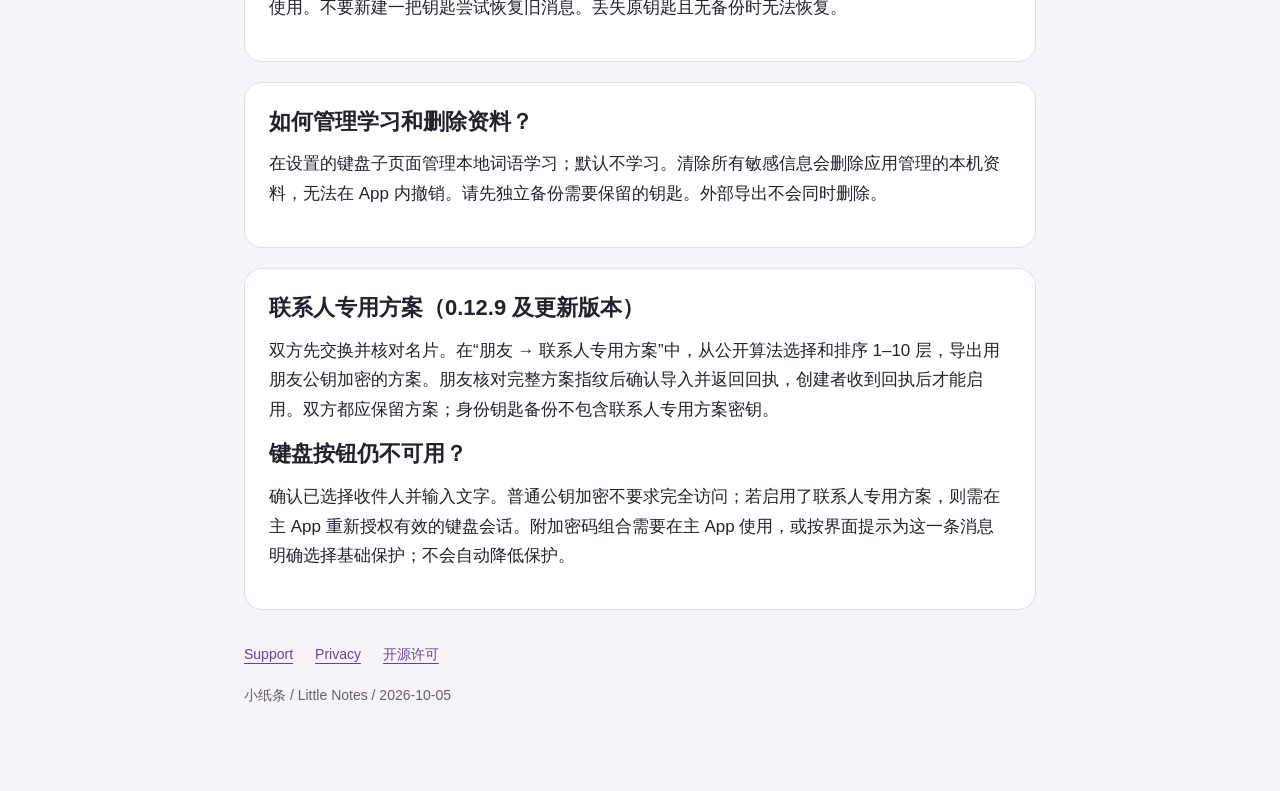
<file: support-zh-Hans.html>
<!doctype html><html lang="zh-Hans"><head><meta charset="utf-8"><meta name="viewport" content="width=device-width,initial-scale=1"><meta name="description" content="免费的离线加密工具。无广告、无内购，无需注册服务端账号。"><title>使用帮助与支持 / 小纸条</title><link rel="stylesheet" href="style.css"></head><body><main><header><div class="brand"><img src="icon.png" alt="" width="58" height="58"><span>小纸条</span></div><nav aria-label="Language"><a href="support-zh-Hans.html" lang="zh-Hans" aria-current="page">简体中文</a><a href="support-zh-Hant.html" lang="zh-Hant">繁體中文</a><a href="support-en.html" lang="en">English</a><a href="support-ja.html" lang="ja">日本語</a></nav><h1>使用帮助与支持</h1><p>免费的离线加密工具。无广告、无内购，无需注册服务端账号。</p></header><section><h2>问题反馈</h2><p><a href="https://github.com/mrckl-md/little-notes-support/issues">通过 GitHub Issues 反馈问题</a></p><p>此入口公开可见，提交需要 GitHub 账号。请仅提供 App 版本、iOS 版本、设备型号、操作步骤和错误提示。不要提交姓名、电话、邮箱、私钥、备份密码或私人聊天；截图请先遮去敏感内容。涉及私人资料的请求，请使用应用内“设置 → 关于与帮助 → 使用帮助与支持”显示的联系渠道。</p></section><section><h2>如何开始？</h2><p>在主 App 创建自己的身份和公开名片。让朋友分享名片，在“朋友”中扫描或导入，并核对完整指纹。公钥可以分享，私钥和钥匙备份不可分享。</p></section><section><h2>如何在键盘加密？</h2><p>在 App 设置中共享已核对的公开名片；到 iOS 设置 → 通用 → 键盘 → 键盘，添加小纸条。在允许第三方键盘的输入框中选择朋友，写信后点“加密并填入”，再自行发送。密码等安全输入框由 iOS 决定使用系统键盘。</p></section><section><h2>如何在键盘解密？</h2><p>在 iOS 开启键盘完全访问，并在主 App 主动授权 15 分钟解密会话。复制完整密文，切至“读信”并点系统粘贴。结果只显示在键盘面板。过期后回 App 重新授权。</p></section><section><h2>完全访问是否会上传文字？</h2><p>App 没有消息服务器或联网传输实现。完全访问用于本机共享和授权解密等功能，但这个系统权限同时包含网络能力；不能说 iOS 已单独禁止键盘联网。</p></section><section><h2>为什么记录没有保存？</h2><p>钥匙、发送记录、接收记录分别设有保存开关，默认关闭。按需开启对应选项；键盘记录还需满足本机共享与会话授权条件，再回主 App 归档。大文件不适合聊天归档，应自行导出。</p></section><section><h2>打不开消息或加密按钮不可用？</h2><p>确认名片选对、原身份钥匙仍在、密文没有被截断、解密授权没有过期。附加密码组合请在主 App 使用。不要新建一把钥匙尝试恢复旧消息。丢失原钥匙且无备份时无法恢复。</p></section><section><h2>如何管理学习和删除资料？</h2><p>在设置的键盘子页面管理本地词语学习；默认不学习。清除所有敏感信息会删除应用管理的本机资料，无法在 App 内撤销。请先独立备份需要保留的钥匙。外部导出不会同时删除。</p></section><section><h2>联系人专用方案（0.12.9 及更新版本）</h2><p>双方先交换并核对名片。在“朋友 → 联系人专用方案”中，从公开算法选择和排序 1–10 层，导出用朋友公钥加密的方案。朋友核对完整方案指纹后确认导入并返回回执，创建者收到回执后才能启用。双方都应保留方案；身份钥匙备份不包含联系人专用方案密钥。</p><h2>键盘按钮仍不可用？</h2><p>确认已选择收件人并输入文字。普通公钥加密不要求完全访问；若启用了联系人专用方案，则需在主 App 重新授权有效的键盘会话。附加密码组合需要在主 App 使用，或按界面提示为这一条消息明确选择基础保护；不会自动降低保护。</p></section><footer><nav><a href="support-zh-Hans.html">Support</a><a href="privacy-zh-Hans.html">Privacy</a><a href="licenses.html">开源许可</a></nav><p>小纸条 / Little Notes / 2026-10-05</p></footer></main></body></html>
</file>
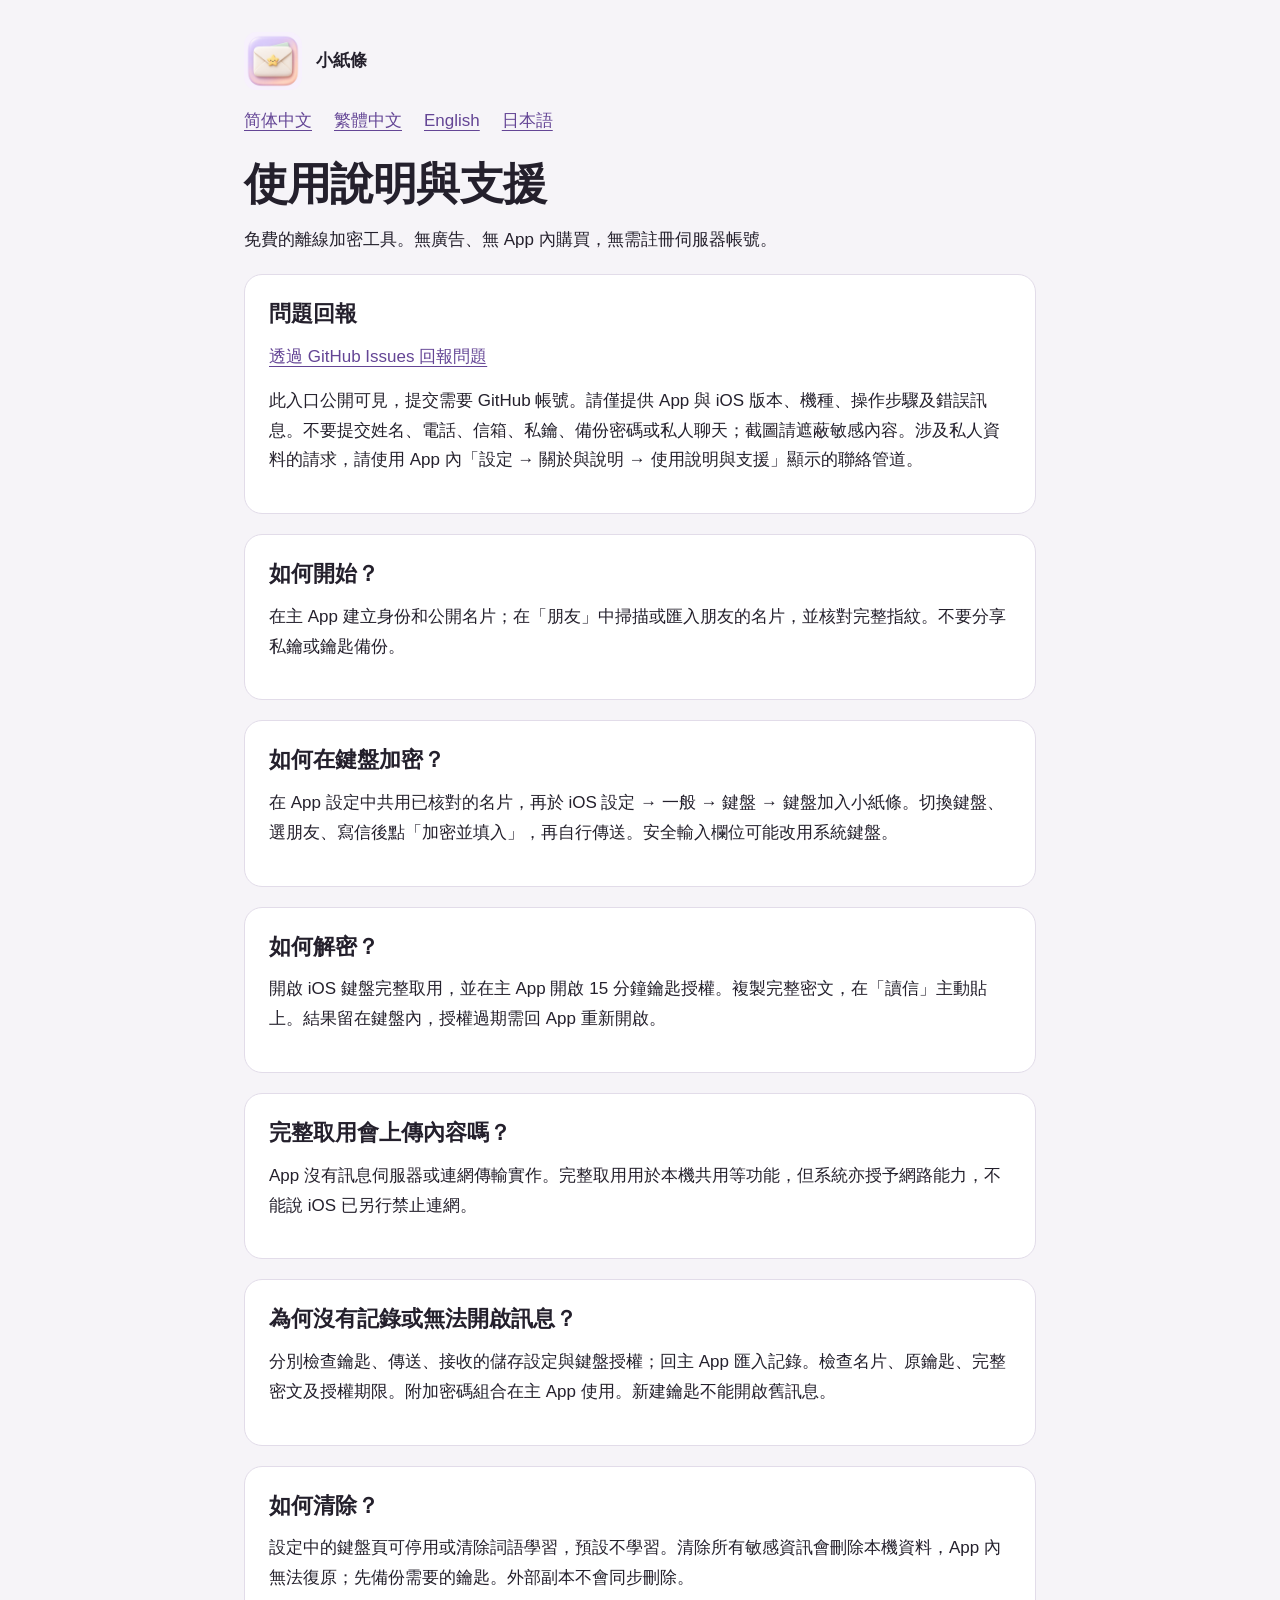
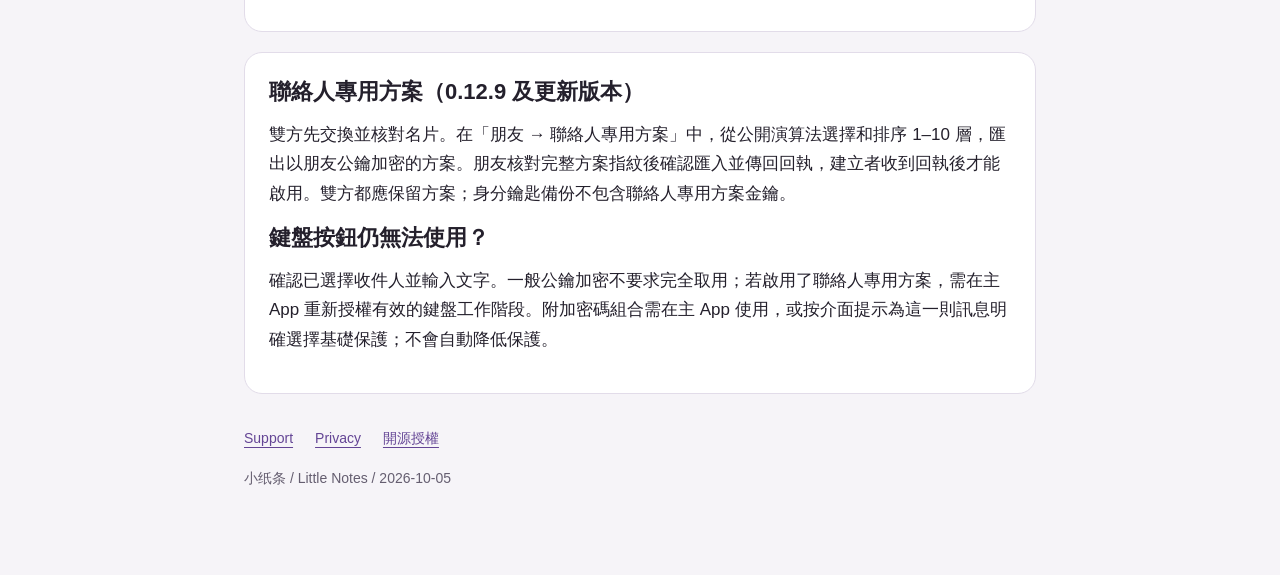
<file: support-zh-Hant.html>
<!doctype html><html lang="zh-Hant"><head><meta charset="utf-8"><meta name="viewport" content="width=device-width,initial-scale=1"><meta name="description" content="免費的離線加密工具。無廣告、無 App 內購買，無需註冊伺服器帳號。"><title>使用說明與支援 / 小紙條</title><link rel="stylesheet" href="style.css"></head><body><main><header><div class="brand"><img src="icon.png" alt="" width="58" height="58"><span>小紙條</span></div><nav aria-label="Language"><a href="support-zh-Hans.html" lang="zh-Hans">简体中文</a><a href="support-zh-Hant.html" lang="zh-Hant" aria-current="page">繁體中文</a><a href="support-en.html" lang="en">English</a><a href="support-ja.html" lang="ja">日本語</a></nav><h1>使用說明與支援</h1><p>免費的離線加密工具。無廣告、無 App 內購買，無需註冊伺服器帳號。</p></header><section><h2>問題回報</h2><p><a href="https://github.com/mrckl-md/little-notes-support/issues">透過 GitHub Issues 回報問題</a></p><p>此入口公開可見，提交需要 GitHub 帳號。請僅提供 App 與 iOS 版本、機種、操作步驟及錯誤訊息。不要提交姓名、電話、信箱、私鑰、備份密碼或私人聊天；截圖請遮蔽敏感內容。涉及私人資料的請求，請使用 App 內「設定 → 關於與說明 → 使用說明與支援」顯示的聯絡管道。</p></section><section><h2>如何開始？</h2><p>在主 App 建立身份和公開名片；在「朋友」中掃描或匯入朋友的名片，並核對完整指紋。不要分享私鑰或鑰匙備份。</p></section><section><h2>如何在鍵盤加密？</h2><p>在 App 設定中共用已核對的名片，再於 iOS 設定 → 一般 → 鍵盤 → 鍵盤加入小紙條。切換鍵盤、選朋友、寫信後點「加密並填入」，再自行傳送。安全輸入欄位可能改用系統鍵盤。</p></section><section><h2>如何解密？</h2><p>開啟 iOS 鍵盤完整取用，並在主 App 開啟 15 分鐘鑰匙授權。複製完整密文，在「讀信」主動貼上。結果留在鍵盤內，授權過期需回 App 重新開啟。</p></section><section><h2>完整取用會上傳內容嗎？</h2><p>App 沒有訊息伺服器或連網傳輸實作。完整取用用於本機共用等功能，但系統亦授予網路能力，不能說 iOS 已另行禁止連網。</p></section><section><h2>為何沒有記錄或無法開啟訊息？</h2><p>分別檢查鑰匙、傳送、接收的儲存設定與鍵盤授權；回主 App 匯入記錄。檢查名片、原鑰匙、完整密文及授權期限。附加密碼組合在主 App 使用。新建鑰匙不能開啟舊訊息。</p></section><section><h2>如何清除？</h2><p>設定中的鍵盤頁可停用或清除詞語學習，預設不學習。清除所有敏感資訊會刪除本機資料，App 內無法復原；先備份需要的鑰匙。外部副本不會同步刪除。</p></section><section><h2>聯絡人專用方案（0.12.9 及更新版本）</h2><p>雙方先交換並核對名片。在「朋友 → 聯絡人專用方案」中，從公開演算法選擇和排序 1–10 層，匯出以朋友公鑰加密的方案。朋友核對完整方案指紋後確認匯入並傳回回執，建立者收到回執後才能啟用。雙方都應保留方案；身分鑰匙備份不包含聯絡人專用方案金鑰。</p><h2>鍵盤按鈕仍無法使用？</h2><p>確認已選擇收件人並輸入文字。一般公鑰加密不要求完全取用；若啟用了聯絡人專用方案，需在主 App 重新授權有效的鍵盤工作階段。附加密碼組合需在主 App 使用，或按介面提示為這一則訊息明確選擇基礎保護；不會自動降低保護。</p></section><footer><nav><a href="support-zh-Hant.html">Support</a><a href="privacy-zh-Hant.html">Privacy</a><a href="licenses.html">開源授權</a></nav><p>小纸条 / Little Notes / 2026-10-05</p></footer></main></body></html>
</file>
<file: style.css>
*{box-sizing:border-box}html{color-scheme:light dark}body{margin:0;background:#f6f4f8;color:#24202c;font:17px/1.75 -apple-system,BlinkMacSystemFont,"Segoe UI",sans-serif}main{max-width:840px;margin:auto;padding:32px 24px 70px}a{color:#644595;text-underline-offset:4px}nav{display:flex;flex-wrap:wrap;gap:10px 22px;margin:16px 0}h1{font-size:clamp(30px,6vw,44px);line-height:1.2;letter-spacing:-.02em;margin:22px 0 14px}h2{font-size:22px;line-height:1.4;margin:0 0 12px}p{margin:0 0 14px}section{background:#fff;border:1px solid #e2dce9;border-radius:18px;padding:24px;margin:20px 0;overflow-wrap:anywhere}.brand{display:flex;align-items:center;gap:14px;font-weight:700}.brand img{width:58px;height:58px;border-radius:13px}.draft{font-size:14px;border-left:4px solid #b06f18;background:#fff1cf;padding:14px 18px;margin:22px 0}.email{font-size:clamp(17px,4.5vw,23px);font-weight:600;overflow-wrap:anywhere}footer{margin-top:32px;font-size:14px;color:#655e70}:focus-visible{outline:3px solid #8c6dc0;outline-offset:5px}@media(prefers-color-scheme:dark){body{background:#17151d;color:#f1edf5}section{background:#23202b;border-color:#393240}a{color:#d0b9fa}.draft{background:#392d19;border-color:#dfb260}footer{color:#bab0c7}}@media(max-width:450px){main{padding:20px 16px 44px}section{padding:20px}nav{gap:10px 16px}}

.license-text{white-space:pre-wrap;overflow-wrap:anywhere;font:14px/1.65 ui-monospace,SFMono-Regular,Consolas,monospace;margin:18px 0 0}summary{cursor:pointer;font-weight:600}details[open] summary{margin-bottom:14px}
</file>
